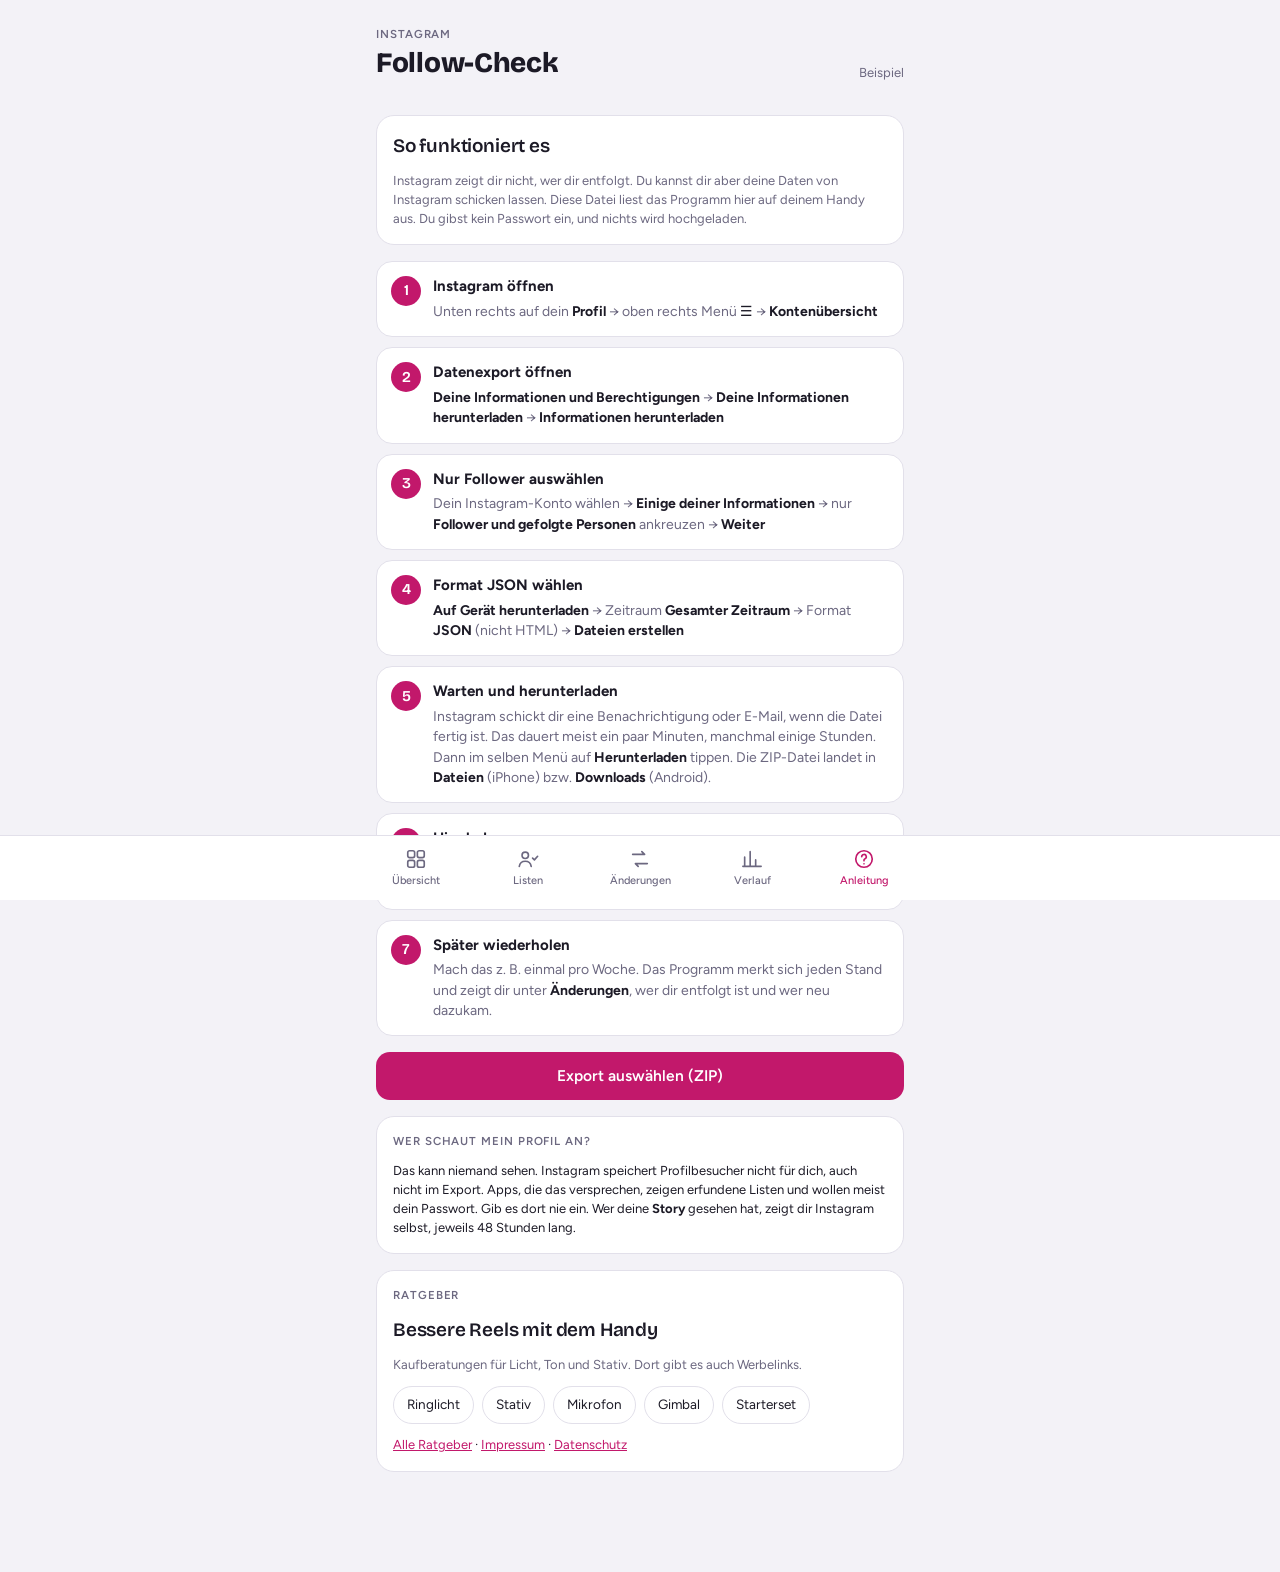
<file: index.html>
<!doctype html>
<html lang="de">
<meta charset="utf-8">
<meta name="viewport" content="width=device-width, initial-scale=1, viewport-fit=cover">
<title>Follow-Check</title>
<meta name="description" content="Follow-Check: Sieh, wer dir auf Instagram entfolgt ist und wer nicht zurückfolgt. Kein Login, kein Passwort, alles lokal im Browser.">
<meta name="claude:viewport-fit-sides" content="cover">
<link rel="preconnect" href="https://fonts.googleapis.com">
<link rel="preconnect" href="https://fonts.gstatic.com" crossorigin>
<link rel="stylesheet" href="https://fonts.googleapis.com/css2?family=Bricolage+Grotesque:opsz,wght@12..96,600;12..96,800&family=Figtree:wght@400;500;600&family=JetBrains+Mono:wght@500&display=swap">
<style>
/* Layout: Handy-App, eine Spalte, Tab-Leiste unten im Daumenbereich */
:root {
  --bg: #f3f2f7;
  --surface: #ffffff;
  --line: #e2e0ea;
  --fg: #1c1a26;
  --muted: #6c6880;
  --accent: #c2186b;
  --accent-soft: #fbe3ef;
  --warn: #b4540a;
  --warn-soft: #fdecd9;
  --good: #1c7c55;
  --good-soft: #dcf2e7;
  --bad: #b3263a;
  --bad-soft: #fbe1e4;
  --display: "Bricolage Grotesque", "Avenir Next", system-ui, sans-serif;
  --body: "Figtree", system-ui, -apple-system, "Segoe UI", sans-serif;
  --mono: "JetBrains Mono", ui-monospace, "SF Mono", Menlo, monospace;
  --bar-h: 64px;
}
@media (prefers-color-scheme: dark) {
  :root:not([data-theme="light"]) {
    --bg: #121019; --surface: #1c1926; --line: #2e2a3c; --fg: #efedf5; --muted: #9c97b0;
    --accent: #f0629f; --accent-soft: #3a1a2b; --warn: #f2a25a; --warn-soft: #3a2614;
    --good: #5fd39f; --good-soft: #15302a; --bad: #f2788a; --bad-soft: #3a1820;
    color-scheme: dark;
  }
}
:root[data-theme="dark"] {
  --bg: #121019; --surface: #1c1926; --line: #2e2a3c; --fg: #efedf5; --muted: #9c97b0;
  --accent: #f0629f; --accent-soft: #3a1a2b; --warn: #f2a25a; --warn-soft: #3a2614;
  --good: #5fd39f; --good-soft: #15302a; --bad: #f2788a; --bad-soft: #3a1820;
  color-scheme: dark;
}
* { box-sizing: border-box; }
body {
  background: var(--bg); color: var(--fg); font-family: var(--body); font-size: 15px; line-height: 1.45;
  -webkit-tap-highlight-color: transparent;
}
.wrap {
  max-width: 560px; margin: 0 auto;
  padding-left: max(16px, env(safe-area-inset-left, 0px));
  padding-right: max(16px, env(safe-area-inset-right, 0px));
  padding-block: 18px calc(var(--bar-h) + 28px + env(safe-area-inset-bottom, 0px));
  display: flex; flex-direction: column; gap: 16px;
}
h1, h2 { font-family: var(--display); margin: 0; text-wrap: balance; letter-spacing: -0.01em; }
h1 { font-size: 28px; font-weight: 800; }
h2 { font-size: 19px; font-weight: 600; }
p { margin: 0; }
.muted { color: var(--muted); }
.small { font-size: 13px; }
.eyebrow { font-size: 11.5px; text-transform: uppercase; letter-spacing: 0.08em; color: var(--muted); font-weight: 600; }
a { color: var(--accent); }
button, select, input { font: inherit; color: inherit; }
button:focus-visible, select:focus-visible, input:focus-visible, a:focus-visible, label:focus-within {
  outline: 2px solid var(--accent); outline-offset: 2px;
}

header.top { display: flex; align-items: flex-end; justify-content: space-between; gap: 12px; }
header.top .meta { text-align: right; }

.banner {
  border-radius: 14px; padding: 12px 14px; font-size: 14px;
  background: var(--warn-soft); color: var(--fg); display: flex; flex-direction: column; gap: 4px;
}
.banner strong { color: var(--warn); }
.banner.ok { background: var(--good-soft); }
.banner.ok strong { color: var(--good); }
.banner.err { background: var(--bad-soft); }
.banner.err strong { color: var(--bad); }

.btn {
  display: inline-flex; align-items: center; justify-content: center; gap: 8px;
  min-height: 48px; padding: 0 18px; border-radius: 14px; border: 0; cursor: pointer;
  background: var(--accent); color: #fff; font-weight: 600; font-size: 15.5px; width: 100%;
}
.btn.ghost { background: var(--surface); color: var(--fg); border: 1px solid var(--line); }
.btn.sm { min-height: 38px; font-size: 14px; width: auto; padding: 0 14px; border-radius: 11px; }
.file { position: relative; }
.file input { position: absolute; inset: 0; opacity: 0; width: 100%; cursor: pointer; }

.panel { background: var(--surface); border: 1px solid var(--line); border-radius: 18px; padding: 16px; display: flex; flex-direction: column; gap: 12px; }

.tiles { display: grid; grid-template-columns: 1fr 1fr; gap: 10px; }
.tile {
  background: var(--surface); border: 1px solid var(--line); border-radius: 16px; padding: 14px;
  display: flex; flex-direction: column; gap: 2px; text-align: left; cursor: pointer; min-height: 92px;
}
.tile .n { font-family: var(--display); font-weight: 800; font-size: 30px; line-height: 1.1; font-variant-numeric: tabular-nums; }
.tile .l { font-size: 13px; color: var(--muted); }
.tile.warn .n { color: var(--warn); }
.tile.accent .n { color: var(--accent); }
.tile.wide { grid-column: span 2; flex-direction: row; align-items: center; justify-content: space-between; min-height: 0; }

.ratio { height: 10px; border-radius: 99px; overflow: hidden; display: flex; background: var(--line); }
.ratio span { display: block; height: 100%; }
.legend { display: flex; flex-wrap: wrap; gap: 6px 14px; font-size: 12.5px; color: var(--muted); }
.legend i { display: inline-block; width: 9px; height: 9px; border-radius: 3px; margin-right: 5px; vertical-align: 0; }

.chips { display: flex; gap: 8px; overflow-x: auto; padding-bottom: 4px; margin: 0 -16px; padding-left: 16px; padding-right: 16px; scrollbar-width: none; }
.chips::-webkit-scrollbar { display: none; }
.chip {
  flex: none; border: 1px solid var(--line); background: var(--surface); border-radius: 99px;
  padding: 8px 13px; font-size: 13.5px; cursor: pointer; white-space: nowrap; display: inline-flex; gap: 6px; align-items: center;
}
.chip b { font-family: var(--mono); font-weight: 500; font-size: 12px; color: var(--muted); }
.chip[aria-pressed="true"] { background: var(--fg); color: var(--bg); border-color: var(--fg); }
.chip[aria-pressed="true"] b { color: var(--bg); opacity: .75; }

.tools { display: flex; gap: 8px; }
.tools input { flex: 1; min-width: 0; }
.field {
  min-height: 44px; border-radius: 12px; border: 1px solid var(--line); background: var(--surface); padding: 0 12px; font-size: 16px;
}

.list { list-style: none; margin: 0; padding: 0; background: var(--surface); border: 1px solid var(--line); border-radius: 18px; overflow: hidden; }
.list li { display: flex; align-items: center; gap: 12px; padding: 10px 14px; border-top: 1px solid var(--line); min-height: 58px; }
.list li:first-child { border-top: 0; }
.av {
  flex: none; width: 38px; height: 38px; border-radius: 50%; display: grid; place-items: center;
  font-family: var(--display); font-weight: 600; font-size: 15px; color: #fff;
}
.who { flex: 1; min-width: 0; display: flex; flex-direction: column; }
.who .u { font-family: var(--mono); font-size: 14px; overflow: hidden; text-overflow: ellipsis; white-space: nowrap; }
.who .d { font-size: 12.5px; color: var(--muted); }
.open { flex: none; font-size: 13.5px; font-weight: 600; text-decoration: none; padding: 8px 12px; border-radius: 10px; background: var(--accent-soft); }
.empty { padding: 26px 16px; text-align: center; color: var(--muted); }

.steps { list-style: none; margin: 0; padding: 0; display: flex; flex-direction: column; gap: 10px; counter-reset: s; }
.steps li { counter-increment: s; display: grid; grid-template-columns: 30px 1fr; gap: 12px; background: var(--surface); border: 1px solid var(--line); border-radius: 16px; padding: 14px; }
.steps li::before {
  content: counter(s); width: 30px; height: 30px; border-radius: 50%; background: var(--accent); color: #fff;
  display: grid; place-items: center; font-family: var(--display); font-weight: 600;
}
.steps .path { font-size: 14px; margin-top: 4px; color: var(--muted); }
.steps b { color: var(--fg); }

.chart { width: 100%; height: auto; display: block; }
.chart text { fill: var(--muted); font-family: var(--body); font-size: 11px; }
.chart .grid { stroke: var(--line); }
.chart .bar { fill: var(--accent); }
.chart .bar2 { fill: var(--muted); opacity: .45; }
.chart .val { fill: var(--fg); font-weight: 600; }

nav.bar {
  position: fixed; left: 0; right: 0; bottom: 0; z-index: 20;
  background: var(--surface); border-top: 1px solid var(--line);
  padding-bottom: env(safe-area-inset-bottom, 0px);
  padding-left: env(safe-area-inset-left, 0px); padding-right: env(safe-area-inset-right, 0px);
}
nav.bar .in { max-width: 560px; margin: 0 auto; display: grid; grid-template-columns: repeat(5, 1fr); height: var(--bar-h); }
nav.bar button {
  border: 0; background: none; cursor: pointer; display: flex; flex-direction: column; align-items: center; justify-content: center; gap: 3px;
  font-size: 11px; color: var(--muted); font-weight: 500;
}
nav.bar svg { width: 22px; height: 22px; stroke: currentColor; fill: none; stroke-width: 1.8; stroke-linecap: round; stroke-linejoin: round; }
nav.bar button[aria-current="page"] { color: var(--accent); }
.toast {
  position: fixed; left: 50%; transform: translateX(-50%); bottom: calc(var(--bar-h) + 16px + env(safe-area-inset-bottom, 0px));
  background: var(--fg); color: var(--bg); padding: 10px 16px; border-radius: 12px; font-size: 14px; z-index: 30; max-width: calc(100% - 32px);
}
@media (prefers-reduced-motion: no-preference) {
  .view { animation: in .18s ease-out; }
  @keyframes in { from { transform: translateY(4px); } to { transform: none; } }
}
</style>

<div class="wrap" id="app">
  <header class="top">
    <div>
      <div class="eyebrow">Instagram</div>
      <h1>Follow-Check</h1>
    </div>
    <div class="meta small muted" id="stand"></div>
  </header>
  <div id="notice"></div>
  <main id="view"></main>
</div>

<nav class="bar" aria-label="Bereiche">
  <div class="in">
    <button data-tab="home"><svg viewBox="0 0 24 24"><rect x="3" y="3" width="7.5" height="7.5" rx="2"/><rect x="13.5" y="3" width="7.5" height="7.5" rx="2"/><rect x="3" y="13.5" width="7.5" height="7.5" rx="2"/><rect x="13.5" y="13.5" width="7.5" height="7.5" rx="2"/></svg>Übersicht</button>
    <button data-tab="lists"><svg viewBox="0 0 24 24"><circle cx="9" cy="8" r="3.5"/><path d="M2.5 20c.6-3.6 3.2-5.5 6.5-5.5s5.9 1.9 6.5 5.5"/><path d="M17 11l2 2 3.5-4"/></svg>Listen</button>
    <button data-tab="changes"><svg viewBox="0 0 24 24"><path d="M4 7h13l-3-3M20 17H7l3 3"/></svg>Änderungen</button>
    <button data-tab="history"><svg viewBox="0 0 24 24"><path d="M4 20V10M10 20V4M16 20v-7M22 20H2"/></svg>Verlauf</button>
    <button data-tab="guide"><svg viewBox="0 0 24 24"><circle cx="12" cy="12" r="9"/><path d="M9.5 9.5a2.5 2.5 0 1 1 3.3 2.4c-.5.2-.8.7-.8 1.2V14M12 17.2v.1"/></svg>Anleitung</button>
  </div>
</nav>

<script>
"use strict";
const $ = (s, el = document) => el.querySelector(s);
const esc = s => String(s).replace(/[&<>"']/g, c => ({ "&": "&amp;", "<": "&lt;", ">": "&gt;", '"': "&quot;", "'": "&#39;" }[c]));
const store = {
  get(k) { try { return JSON.parse(localStorage.getItem(k)); } catch { return null; } },
  set(k, v) { try { localStorage.setItem(k, JSON.stringify(v)); return true; } catch { return false; } },
  del(k) { try { localStorage.removeItem(k); } catch {} }
};

/* ---------- ZIP lesen (ohne Bibliothek, nur die nötigen Dateien) ---------- */
async function readZip(file, wanted) {
  const size = file.size;
  const tailLen = Math.min(size, 65557);
  const tail = new DataView(await file.slice(size - tailLen).arrayBuffer());
  let eocd = -1;
  for (let i = tailLen - 22; i >= 0; i--) if (tail.getUint32(i, true) === 0x06054b50) { eocd = i; break; }
  if (eocd < 0) throw new Error("Das ist keine gültige ZIP-Datei.");
  let count = tail.getUint16(eocd + 10, true);
  let cdSize = tail.getUint32(eocd + 12, true);
  let cdOff = tail.getUint32(eocd + 16, true);
  if (cdOff === 0xffffffff || count === 0xffff) {
    const loc = eocd - 20;
    if (loc >= 0 && tail.getUint32(loc, true) === 0x07064b50) {
      const z64off = Number(tail.getBigUint64(loc + 8, true));
      const z = new DataView(await file.slice(z64off, z64off + 56).arrayBuffer());
      count = Number(z.getBigUint64(32, true));
      cdSize = Number(z.getBigUint64(40, true));
      cdOff = Number(z.getBigUint64(48, true));
    }
  }
  const cd = new DataView(await file.slice(cdOff, cdOff + cdSize).arrayBuffer());
  const dec = new TextDecoder();
  const out = [];
  let p = 0;
  for (let n = 0; n < count && p + 46 <= cd.byteLength; n++) {
    if (cd.getUint32(p, true) !== 0x02014b50) break;
    const method = cd.getUint16(p + 10, true);
    let comp = cd.getUint32(p + 20, true);
    let uncomp = cd.getUint32(p + 24, true);
    const nl = cd.getUint16(p + 28, true), xl = cd.getUint16(p + 30, true), cl = cd.getUint16(p + 32, true);
    let lo = cd.getUint32(p + 42, true);
    const name = dec.decode(new Uint8Array(cd.buffer, p + 46, nl));
    let x = p + 46 + nl;
    const xEnd = x + xl;
    while (x + 4 <= xEnd) {
      const id = cd.getUint16(x, true), len = cd.getUint16(x + 2, true);
      if (id === 1) {
        let q = x + 4;
        if (uncomp === 0xffffffff) { uncomp = Number(cd.getBigUint64(q, true)); q += 8; }
        if (comp === 0xffffffff) { comp = Number(cd.getBigUint64(q, true)); q += 8; }
        if (lo === 0xffffffff) { lo = Number(cd.getBigUint64(q, true)); }
      }
      x += 4 + len;
    }
    p = xEnd + cl;
    if (!wanted(name)) continue;
    const lh = new DataView(await file.slice(lo, lo + 30).arrayBuffer());
    const start = lo + 30 + lh.getUint16(26, true) + lh.getUint16(28, true);
    const blob = file.slice(start, start + comp);
    let text;
    if (method === 0) text = await blob.text();
    else if (method === 8) text = await new Response(blob.stream().pipeThrough(new DecompressionStream("deflate-raw"))).text();
    else continue;
    out.push({ name, text });
  }
  return out;
}

/* ---------- Instagram-JSON auswerten ---------- */
const KINDS = [
  ["followers", /(^|\/)followers(_\d+)?\.json$/],
  ["following", /(^|\/)following\.json$/],
  ["closeFriends", /close_friends\.json$/],
  ["pending", /pending_follow_requests\.json$/],
  ["recentRequests", /recent_follow_requests\.json$/],
  ["received", /follow_requests_you'?ve_received\.json$/],
  ["unfollowedByMe", /recently_unfollowed_(profiles|accounts)\.json$/],
  ["blocked", /blocked_(profiles|accounts)\.json$/],
  ["restricted", /restricted_(profiles|accounts)\.json$/]
];
const kindOf = name => (KINDS.find(([, re]) => re.test(name.toLowerCase())) || [])[0];

function entries(json) {
  let arr = Array.isArray(json) ? json : null;
  if (!arr && json && typeof json === "object") arr = Object.values(json).find(Array.isArray);
  if (!arr) return [];
  const res = [];
  for (const it of arr) {
    const s = (it.string_list_data || [])[0] || {};
    let u = s.value || it.title || "";
    if (!u && s.href) u = s.href.replace(/\/+$/, "").split("/").pop();
    u = String(u).trim().replace(/^@/, "");
    if (u) res.push({ u, t: s.timestamp || it.timestamp || 0 });
  }
  return res;
}

function buildData(files) {
  const d = { followers: [], following: [], closeFriends: [], pending: [], recentRequests: [], received: [], unfollowedByMe: [], blocked: [], restricted: [] };
  let found = 0, htmlOnly = false;
  for (const f of files) {
    if (/\.html$/i.test(f.name) && /followers|following/.test(f.name)) htmlOnly = true;
    const k = kindOf(f.name);
    if (!k) continue;
    try { d[k].push(...entries(JSON.parse(f.text))); found++; } catch {}
  }
  for (const k in d) {
    const m = new Map();
    for (const e of d[k]) if (!m.has(e.u.toLowerCase())) m.set(e.u.toLowerCase(), e);
    d[k] = [...m.values()];
  }
  return { d, found, htmlOnly };
}

function analyse(d) {
  const fol = new Set(d.followers.map(e => e.u.toLowerCase()));
  const ing = new Set(d.following.map(e => e.u.toLowerCase()));
  return {
    notBack: d.following.filter(e => !fol.has(e.u.toLowerCase())),
    fans: d.followers.filter(e => !ing.has(e.u.toLowerCase())),
    mutual: d.following.filter(e => fol.has(e.u.toLowerCase()))
  };
}

function diff(prev, cur) {
  const minus = (a, b) => { const s = new Set(b.map(x => x.toLowerCase())); return a.filter(x => !s.has(x.toLowerCase())); };
  return {
    lost: minus(prev.followers, cur.followers),
    gained: minus(cur.followers, prev.followers),
    iUnfollowed: minus(prev.following, cur.following),
    iFollowed: minus(cur.following, prev.following)
  };
}

/* ---------- Beispieldaten ---------- */
function sample() {
  const names = ["lena.mtr", "jonas_b", "mia.sky", "paul.fotos", "sophie_k", "ben.trains", "emma.liest", "noah.kocht", "hanna_ldn", "luca.rides", "clara.blum", "finn_8", "marie.art", "elias.jpg", "lea.wandert", "tim.code", "nina_vibes", "max.surf", "anna.kaffee", "leo.beats", "zoe.design", "felix_fit", "ida.reist", "theo.cam", "mila.mode", "jan.gaming", "lina.food", "oskar_m", "frida.pics", "karl.liftet", "berlin.eats", "streetwear.daily", "natur.momente", "techhub.de", "memes.lokal", "fussball.news"];
  const now = Date.now() / 1000, day = 86400;
  const ts = i => Math.round(now - ((i * 37) % 700) * day - i * 3 * day);
  const followers = names.slice(0, 26).map((u, i) => ({ u, t: ts(i) }));
  const following = names.filter((_, i) => i % 5 !== 2).map((u, i) => ({ u, t: ts(i + 4) }));
  return {
    d: {
      followers, following,
      closeFriends: ["lena.mtr", "mia.sky", "jonas_b"].map(u => ({ u, t: ts(2) })),
      pending: [{ u: "privat.konto", t: ts(5) }, { u: "anna.kaffee", t: ts(9) }],
      recentRequests: [], received: [{ u: "neu.hier_23", t: ts(1) }],
      unfollowedByMe: [{ u: "werbung.shop", t: ts(3) }],
      blocked: [{ u: "spam.bot99", t: ts(20) }], restricted: []
    },
    prev: {
      date: Date.now() - 9 * day * 1000,
      followers: [...names.slice(0, 22), "alex.wav", "kim.mood"],
      following: names.filter((_, i) => i % 5 !== 2).slice(0, 26).concat("werbung.shop")
    }
  };
}

/* ---------- Zustand ---------- */
const state = {
  data: null, isSample: true, loadedAt: null, compare: null,
  tab: "guide", listKey: "notBack", q: "", sort: "new", limit: 200
};

function loadSaved() {
  const cur = store.get("fc.current");
  if (cur && cur.d) {
    state.data = cur.d; state.isSample = false; state.loadedAt = cur.at;
    const snaps = store.get("fc.snaps") || [];
    state.compare = snaps.length > 1 ? snaps[snaps.length - 2] : null;
    state.tab = "home";
  } else {
    const s = sample();
    state.data = s.d; state.isSample = true; state.compare = s.prev; state.loadedAt = null;
    state.tab = "guide";
  }
}

function saveSnapshot(d) {
  const snap = { date: Date.now(), followers: d.followers.map(e => e.u), following: d.following.map(e => e.u) };
  const snaps = store.get("fc.snaps") || [];
  const prev = snaps[snaps.length - 1] || null;
  snaps.push(snap);
  while (snaps.length > 12) snaps.shift();
  store.set("fc.snaps", snaps);
  store.set("fc.current", { at: snap.date, d });
  return prev;
}

/* ---------- Dateien laden ---------- */
async function readInput(fileList) {
  const files = [];
  for (const f of fileList) {
    if (/\.zip$/i.test(f.name) || f.type.includes("zip")) {
      files.push(...await readZip(f, n => /\.(json|html)$/i.test(n) && /followers_and_following|connections|followers|following/i.test(n)));
    } else if (/\.json$/i.test(f.name)) {
      files.push({ name: f.name, text: await f.text() });
    }
  }
  return buildData(files);
}

async function onImport(fileList, asOld) {
  if (!fileList || !fileList.length) return;
  notice("Lese Export …", "ok");
  try {
    const { d, found, htmlOnly } = await readInput(fileList);
    if (!d.followers.length && !d.following.length) {
      if (htmlOnly) return notice("<strong>Falsches Format.</strong> Der Export ist im HTML-Format. Bitte neu anfordern und bei „Format“ <b>JSON</b> wählen (siehe Anleitung, Schritt 4).", "err");
      return notice("<strong>Keine Follower-Daten gefunden.</strong> Prüfe, ob du bei der Anforderung „Follower und gefolgte Personen“ angekreuzt hast (Anleitung, Schritt 3).", "err");
    }
    if (asOld) {
      state.compare = { date: null, followers: d.followers.map(e => e.u), following: d.following.map(e => e.u), file: fileList[0].name };
      notice(`<strong>Älterer Export geladen.</strong> Vergleich mit „${esc(fileList[0].name)}“.`, "ok");
      state.tab = "changes";
    } else {
      const prev = saveSnapshot(d);
      state.data = d; state.isSample = false; state.loadedAt = Date.now();
      state.compare = prev;
      notice(`<strong>Fertig.</strong> ${d.followers.length} Follower und ${d.following.length} gefolgte Konten aus ${found} Datei${found === 1 ? "" : "en"} gelesen.` + (prev ? " Mit deinem letzten Stand verglichen." : " Dieser Stand ist gespeichert. Beim nächsten Export siehst du, wer dir entfolgt ist."), "ok");
      state.tab = "home";
    }
    render();
  } catch (e) {
    notice(`<strong>Das hat nicht geklappt.</strong> ${esc(e.message || e)} Lade die ZIP-Datei direkt von Instagram, ohne sie umzubenennen oder zu entpacken.`, "err");
  }
}

/* ---------- Anzeige ---------- */
let noticeTimer;
function notice(html, kind) {
  clearTimeout(noticeTimer);
  $("#notice").innerHTML = html ? `<div class="banner ${kind || ""}">${html}</div>` : "";
  if (kind === "ok" && html && !html.startsWith("Lese")) noticeTimer = setTimeout(() => { $("#notice").innerHTML = ""; }, 9000);
}
function toast(msg) {
  const t = document.createElement("div"); t.className = "toast"; t.textContent = msg; document.body.append(t);
  setTimeout(() => t.remove(), 2200);
}
const fmtDate = t => t ? new Date(t * 1000).toLocaleDateString("de-DE", { day: "2-digit", month: "2-digit", year: "numeric" }) : "";
const fmtStamp = ms => new Date(ms).toLocaleDateString("de-DE", { day: "2-digit", month: "2-digit", year: "numeric" });
const hue = s => { let h = 0; for (const c of s) h = (h * 31 + c.charCodeAt(0)) % 360; return h; };

function importButton(label, id, ghost, asOld) {
  return `<label class="btn file ${ghost ? "ghost" : ""}" for="${id}">${label}<input type="file" id="${id}" accept=".zip,.json,application/zip,application/json" multiple data-old="${asOld ? 1 : ""}"></label>`;
}

function sampleBanner() {
  return state.isSample ? `<div class="banner"><strong>Beispieldaten</strong><span>Das sind erfundene Konten, damit du siehst, wie es aussieht. Lade deinen Export, um deine echten Zahlen zu sehen.</span></div>` : "";
}

const LISTS = {
  notBack: ["Folgen dir nicht zurück", "Du folgst ihnen, sie dir nicht.", a => a.notBack, "seit"],
  fans: ["Fans", "Sie folgen dir, du ihnen nicht.", a => a.fans, "folgt dir seit"],
  mutual: ["Gegenseitig", "Ihr folgt euch beide.", a => a.mutual, "seit"],
  followers: ["Alle Follower", "", (a, d) => d.followers, "folgt dir seit"],
  following: ["Du folgst", "", (a, d) => d.following, "seit"],
  closeFriends: ["Enge Freunde", "", (a, d) => d.closeFriends, "seit"],
  pending: ["Deine offenen Anfragen", "Du hast angefragt, sie haben noch nicht angenommen.", (a, d) => d.pending, "angefragt am"],
  received: ["Anfragen an dich", "", (a, d) => d.received, "am"],
  unfollowedByMe: ["Von dir entfolgt", "Laut Instagram kürzlich von dir entfolgt.", (a, d) => d.unfollowedByMe, "am"],
  blocked: ["Blockiert", "", (a, d) => d.blocked, "seit"],
  restricted: ["Eingeschränkt", "", (a, d) => d.restricted, "seit"]
};

function viewHome() {
  const d = state.data, a = analyse(d);
  const F = d.followers.length, G = d.following.length;
  const tot = a.mutual.length + a.notBack.length + a.fans.length || 1;
  const pct = n => (n / tot * 100).toFixed(1) + "%";
  return `
    ${sampleBanner()}
    <div class="tiles">
      <button class="tile" data-go="followers"><span class="n">${F}</span><span class="l">Follower</span></button>
      <button class="tile" data-go="following"><span class="n">${G}</span><span class="l">Du folgst</span></button>
      <button class="tile warn" data-go="notBack"><span class="n">${a.notBack.length}</span><span class="l">folgen dir nicht zurück</span></button>
      <button class="tile accent" data-go="fans"><span class="n">${a.fans.length}</span><span class="l">Fans (du folgst nicht zurück)</span></button>
      <button class="tile wide" data-go="mutual"><span><span class="l">Gegenseitig</span></span><span class="n">${a.mutual.length}</span></button>
    </div>
    <section class="panel">
      <div class="eyebrow">Verhältnis</div>
      <div class="ratio" role="img" aria-label="Anteile gegenseitig, nicht zurück, Fans">
        <span style="width:${pct(a.mutual.length)};background:var(--good)"></span>
        <span style="width:${pct(a.notBack.length)};background:var(--warn)"></span>
        <span style="width:${pct(a.fans.length)};background:var(--accent)"></span>
      </div>
      <div class="legend">
        <span><i style="background:var(--good)"></i>Gegenseitig ${pct(a.mutual.length)}</span>
        <span><i style="background:var(--warn)"></i>Nicht zurück ${pct(a.notBack.length)}</span>
        <span><i style="background:var(--accent)"></i>Fans ${pct(a.fans.length)}</span>
      </div>
      <p class="small muted">Follower pro gefolgtem Konto: <b style="color:var(--fg)">${G ? (F / G).toFixed(2).replace(".", ",") : "–"}</b></p>
    </section>
    ${changesSummary()}
    <section class="panel">
      <h2>${state.isSample ? "Deinen Export laden" : "Neuen Export laden"}</h2>
      <p class="small muted">Die Datei wird nur hier auf deinem Handy gelesen. Nichts wird hochgeladen.</p>
      ${importButton("Export auswählen (ZIP)", "imp-home")}
    </section>`;
}

function changesSummary() {
  if (!state.compare) return "";
  const c = diff(state.compare, { followers: state.data.followers.map(e => e.u), following: state.data.following.map(e => e.u) });
  return `<button class="panel" data-tab-go="changes" style="text-align:left;cursor:pointer">
    <div class="eyebrow">Seit ${state.compare.date ? fmtStamp(state.compare.date) : "dem älteren Export"}</div>
    <div class="tiles" style="grid-template-columns:1fr 1fr">
      <div><div class="tile-n" style="font-family:var(--display);font-weight:800;font-size:26px;color:var(--bad)">−${c.lost.length}</div><div class="small muted">haben dir entfolgt</div></div>
      <div><div style="font-family:var(--display);font-weight:800;font-size:26px;color:var(--good)">+${c.gained.length}</div><div class="small muted">neue Follower</div></div>
    </div>
  </button>`;
}

function listItems(items, label) {
  if (!items.length) return `<div class="empty">Niemand in dieser Liste.</div>`;
  const shown = items.slice(0, state.limit);
  return `<ul class="list">${shown.map(e => {
    const u = typeof e === "string" ? e : e.u, t = typeof e === "string" ? 0 : e.t;
    return `<li><span class="av" style="background:hsl(${hue(u)} 45% 48%)">${esc(u[0].toUpperCase())}</span>
      <span class="who"><span class="u">@${esc(u)}</span>${t ? `<span class="d">${label} ${fmtDate(t)}</span>` : ""}</span>
      <a class="open" href="https://www.instagram.com/${encodeURIComponent(u)}/" target="_blank" rel="noopener">Profil</a></li>`;
  }).join("")}</ul>
  ${items.length > shown.length ? `<button class="btn ghost" data-more>${items.length - shown.length} weitere anzeigen</button>` : ""}`;
}

function sorted(items) {
  const q = state.q.trim().toLowerCase();
  let r = q ? items.filter(e => e.u.toLowerCase().includes(q)) : items.slice();
  if (state.sort === "new") r.sort((x, y) => y.t - x.t);
  else if (state.sort === "old") r.sort((x, y) => x.t - y.t);
  else r.sort((x, y) => x.u.localeCompare(y.u));
  return r;
}

function viewLists() {
  const d = state.data, a = analyse(d);
  const keys = Object.keys(LISTS).filter(k => ["notBack", "fans", "mutual", "followers", "following"].includes(k) || LISTS[k][2](a, d).length);
  if (!keys.includes(state.listKey)) state.listKey = "notBack";
  const [title, sub, get, label] = LISTS[state.listKey];
  const items = sorted(get(a, d));
  return `
    ${sampleBanner()}
    <div class="chips" role="group" aria-label="Liste wählen">${keys.map(k =>
      `<button class="chip" data-list="${k}" aria-pressed="${k === state.listKey}">${LISTS[k][0]} <b>${LISTS[k][2](a, d).length}</b></button>`).join("")}</div>
    <div><h2>${title}</h2>${sub ? `<p class="small muted">${sub}</p>` : ""}</div>
    <div class="tools">
      <input class="field" id="q" type="search" placeholder="Name suchen" value="${esc(state.q)}" autocomplete="off" autocapitalize="off">
      <select class="field" id="sort" aria-label="Sortierung">
        <option value="new" ${state.sort === "new" ? "selected" : ""}>Neueste</option>
        <option value="old" ${state.sort === "old" ? "selected" : ""}>Älteste</option>
        <option value="az" ${state.sort === "az" ? "selected" : ""}>A–Z</option>
      </select>
    </div>
    <div style="display:flex;justify-content:space-between;align-items:center;gap:8px">
      <span class="small muted">${items.length} Konten</span>
      <button class="btn ghost sm" data-copy>Namen kopieren</button>
    </div>
    <div id="listbox">${listItems(items, label)}</div>`;
}

function viewChanges() {
  const cur = { followers: state.data.followers.map(e => e.u), following: state.data.following.map(e => e.u) };
  const snaps = store.get("fc.snaps") || [];
  let body;
  if (!state.compare) {
    body = `<div class="panel">
      <h2>Noch kein Vergleich möglich</h2>
      <p class="muted small">Dein aktueller Stand ist gespeichert. Lade in ein paar Tagen einen neuen Export, dann siehst du hier, wer dir entfolgt ist und wer neu dazukam.</p>
      <p class="muted small">Hast du schon einen älteren Export auf dem Handy? Dann kannst du ihn direkt vergleichen.</p>
      ${importButton("Älteren Export vergleichen", "imp-old", true, true)}
    </div>`;
  } else {
    const c = diff(state.compare, cur);
    const sec = (t, arr, color) => `<section style="display:flex;flex-direction:column;gap:8px">
      <h2 style="display:flex;justify-content:space-between"><span>${t}</span><span style="color:${color};font-variant-numeric:tabular-nums">${arr.length}</span></h2>
      ${listItems(arr.map(u => ({ u, t: 0 })), "")}</section>`;
    body = `<p class="small muted">Vergleich: ${state.compare.date ? "Stand vom " + fmtStamp(state.compare.date) : "älterer Export"} → ${state.isSample ? "heute" : "Stand vom " + fmtStamp(state.loadedAt || Date.now())}</p>
      ${sec("Haben dir entfolgt", c.lost, "var(--bad)")}
      ${sec("Neue Follower", c.gained, "var(--good)")}
      ${sec("Du hast entfolgt", c.iUnfollowed, "var(--muted)")}
      ${sec("Du folgst neu", c.iFollowed, "var(--muted)")}
      ${importButton("Mit anderem älteren Export vergleichen", "imp-old", true, true)}`;
  }
  const hist = snaps.length ? `<section class="panel"><div class="eyebrow">Gespeicherte Stände auf diesem Handy</div>
    ${snaps.slice().reverse().map(s => `<div style="display:flex;justify-content:space-between" class="small"><span>${fmtStamp(s.date)}</span><span class="muted" style="font-variant-numeric:tabular-nums">${s.followers.length} Follower · ${s.following.length} gefolgt</span></div>`).join("")}
    <button class="btn ghost sm" data-reset>Alle gespeicherten Stände löschen</button></section>` : "";
  return `${sampleBanner()}${body}${hist}`;
}

function viewHistory() {
  const d = state.data;
  const months = [];
  const now = new Date();
  for (let i = 11; i >= 0; i--) { const m = new Date(now.getFullYear(), now.getMonth() - i, 1); months.push({ key: m.getFullYear() * 12 + m.getMonth(), label: m.toLocaleDateString("de-DE", { month: "short" }).replace(".", ""), f: 0, g: 0 }); }
  const idx = new Map(months.map((m, i) => [m.key, i]));
  const bucket = (arr, k) => { for (const e of arr) if (e.t) { const dt = new Date(e.t * 1000); const i = idx.get(dt.getFullYear() * 12 + dt.getMonth()); if (i !== undefined) months[i][k]++; } };
  bucket(d.followers, "f"); bucket(d.following, "g");
  const max = Math.max(1, ...months.map(m => Math.max(m.f, m.g)));
  const W = 340, H = 190, L = 26, B = 22, T = 14, cw = (W - L) / 12, ch = H - B - T;
  const y = v => T + ch - v / max * ch;
  const ticks = [0, Math.round(max / 2), max].filter((v, i, s) => s.indexOf(v) === i);
  const svg = `<svg class="chart" viewBox="0 0 ${W} ${H}" role="img" aria-label="Neue Follower und neu gefolgte Konten pro Monat">
    ${ticks.map(v => `<line class="grid" x1="${L}" x2="${W}" y1="${y(v)}" y2="${y(v)}"/><text x="${L - 6}" y="${y(v) + 4}" text-anchor="end">${v}</text>`).join("")}
    ${months.map((m, i) => {
      const x = L + i * cw, bw = (cw - 6) / 2;
      return `<rect class="bar" x="${x + 3}" y="${y(m.f)}" width="${bw}" height="${T + ch - y(m.f)}" rx="2"/>
        <rect class="bar2" x="${x + 3 + bw}" y="${y(m.g)}" width="${bw}" height="${T + ch - y(m.g)}" rx="2"/>
        <text x="${x + cw / 2}" y="${H - 6}" text-anchor="middle">${m.label}</text>`;
    }).join("")}
  </svg>`;
  const recent = d.followers.slice().sort((a, b) => b.t - a.t).slice(0, 10);
  const oldest = d.followers.filter(e => e.t).sort((a, b) => a.t - b.t).slice(0, 5);
  return `${sampleBanner()}
    <section class="panel">
      <h2>Pro Monat</h2>
      ${svg}
      <div class="legend"><span><i style="background:var(--accent)"></i>Neue Follower</span><span><i style="background:var(--muted);opacity:.45"></i>Du folgst neu</span></div>
      <p class="small muted">Zählt nur Konten, die dir heute noch folgen bzw. denen du heute noch folgst. Wer zwischendurch wieder entfolgt hat, fehlt im Export.</p>
    </section>
    <section style="display:flex;flex-direction:column;gap:8px"><h2>Neueste Follower</h2>${listItems(recent, "folgt dir seit")}</section>
    <section style="display:flex;flex-direction:column;gap:8px"><h2>Treueste Follower</h2><p class="small muted">Folgen dir am längsten.</p>${listItems(oldest, "folgt dir seit")}</section>`;
}

function viewGuide() {
  return `
    <section class="panel">
      <h2>So funktioniert es</h2>
      <p class="small muted">Instagram zeigt dir nicht, wer dir entfolgt. Du kannst dir aber deine Daten von Instagram schicken lassen. Diese Datei liest das Programm hier auf deinem Handy aus. Du gibst kein Passwort ein, und nichts wird hochgeladen.</p>
    </section>
    <ol class="steps">
      <li><div><b>Instagram öffnen</b><div class="path">Unten rechts auf dein <b>Profil</b> → oben rechts Menü <b>☰</b> → <b>Kontenübersicht</b></div></div></li>
      <li><div><b>Datenexport öffnen</b><div class="path"><b>Deine Informationen und Berechtigungen</b> → <b>Deine Informationen herunterladen</b> → <b>Informationen herunterladen</b></div></div></li>
      <li><div><b>Nur Follower auswählen</b><div class="path">Dein Instagram-Konto wählen → <b>Einige deiner Informationen</b> → nur <b>Follower und gefolgte Personen</b> ankreuzen → <b>Weiter</b></div></div></li>
      <li><div><b>Format JSON wählen</b><div class="path"><b>Auf Gerät herunterladen</b> → Zeitraum <b>Gesamter Zeitraum</b> → Format <b>JSON</b> (nicht HTML) → <b>Dateien erstellen</b></div></div></li>
      <li><div><b>Warten und herunterladen</b><div class="path">Instagram schickt dir eine Benachrichtigung oder E-Mail, wenn die Datei fertig ist. Das dauert meist ein paar Minuten, manchmal einige Stunden. Dann im selben Menü auf <b>Herunterladen</b> tippen. Die ZIP-Datei landet in <b>Dateien</b> (iPhone) bzw. <b>Downloads</b> (Android).</div></div></li>
      <li><div><b>Hier laden</b><div class="path">Unten auf <b>Export auswählen</b> tippen und die ZIP-Datei wählen. Nicht entpacken, nicht umbenennen.</div></div></li>
      <li><div><b>Später wiederholen</b><div class="path">Mach das z. B. einmal pro Woche. Das Programm merkt sich jeden Stand und zeigt dir unter <b>Änderungen</b>, wer dir entfolgt ist und wer neu dazukam.</div></div></li>
    </ol>
    ${importButton("Export auswählen (ZIP)", "imp-guide")}
    <section class="panel">
      <div class="eyebrow">Wer schaut mein Profil an?</div>
      <p class="small">Das kann niemand sehen. Instagram speichert Profilbesucher nicht für dich, auch nicht im Export. Apps, die das versprechen, zeigen erfundene Listen und wollen meist dein Passwort. Gib es dort nie ein. Wer deine <b>Story</b> gesehen hat, zeigt dir Instagram selbst, jeweils 48 Stunden lang.</p>
    </section>
    ${ratgeberBox()}`;
}

function ratgeberBox() {
  const g = [["ringlicht-handy", "Ringlicht"], ["handy-stativ", "Stativ"], ["ansteckmikrofon-handy", "Mikrofon"], ["gimbal-handy", "Gimbal"], ["creator-starter-set", "Starterset"]];
  return `
    <section class="panel">
      <div class="eyebrow">Ratgeber</div>
      <h2>Bessere Reels mit dem Handy</h2>
      <p class="small muted">Kaufberatungen für Licht, Ton und Stativ. Dort gibt es auch Werbelinks.</p>
      <div style="display:flex;flex-wrap:wrap;gap:8px">${g.map(([s, n]) => `<a class="chip" style="text-decoration:none;color:inherit" href="ratgeber/${s}.html">${n}</a>`).join("")}</div>
      <p class="small"><a href="ratgeber/index.html">Alle Ratgeber</a> · <a href="impressum.html">Impressum</a> · <a href="datenschutz.html">Datenschutz</a></p>
    </section>`;
}

const VIEWS = { home: viewHome, lists: viewLists, changes: viewChanges, history: viewHistory, guide: viewGuide };

function render() {
  $("#view").innerHTML = `<div class="view" style="display:flex;flex-direction:column;gap:16px">${VIEWS[state.tab]()}</div>`;
  document.querySelectorAll("nav.bar button").forEach(b => {
    if (b.dataset.tab === state.tab) b.setAttribute("aria-current", "page"); else b.removeAttribute("aria-current");
  });
  $("#stand").innerHTML = state.isSample ? "Beispiel" : `Stand<br>${fmtStamp(state.loadedAt)}`;
}
function renderList() {
  const a = analyse(state.data), [, , get, label] = LISTS[state.listKey];
  $("#listbox").innerHTML = listItems(sorted(get(a, state.data)), label);
}

document.addEventListener("click", async e => {
  const t = e.target.closest("button, [data-go]");
  if (!t) return;
  if (t.dataset.tab) { state.tab = t.dataset.tab; state.limit = 200; render(); window.scrollTo(0, 0); }
  else if (t.dataset.go) { state.tab = "lists"; state.listKey = t.dataset.go; state.q = ""; state.limit = 200; render(); window.scrollTo(0, 0); }
  else if (t.dataset.tabGo) { state.tab = t.dataset.tabGo; render(); window.scrollTo(0, 0); }
  else if (t.dataset.list) { state.listKey = t.dataset.list; state.limit = 200; render(); }
  else if ("more" in t.dataset) { state.limit += 500; state.tab === "lists" ? renderList() : render(); }
  else if ("copy" in t.dataset) {
    const a = analyse(state.data), text = sorted(LISTS[state.listKey][2](a, state.data)).map(e => e.u).join("\n");
    try { await navigator.clipboard.writeText(text); toast("Namen kopiert"); }
    catch { toast("Kopieren ging nicht"); }
  } else if ("reset" in t.dataset) {
    if (t.dataset.confirm) { store.del("fc.snaps"); store.del("fc.current"); loadSaved(); state.tab = "guide"; render(); toast("Gelöscht"); }
    else { t.dataset.confirm = "1"; t.textContent = "Wirklich löschen? Nochmal tippen"; t.style.color = "var(--bad)"; }
  }
});
document.addEventListener("change", e => {
  if (e.target.type === "file") { onImport(e.target.files, !!e.target.dataset.old); }
  else if (e.target.id === "sort") { state.sort = e.target.value; renderList(); }
});
document.addEventListener("input", e => {
  if (e.target.id === "q") { state.q = e.target.value; state.limit = 200; renderList(); }
});

loadSaved();
render();
</script>
</file>
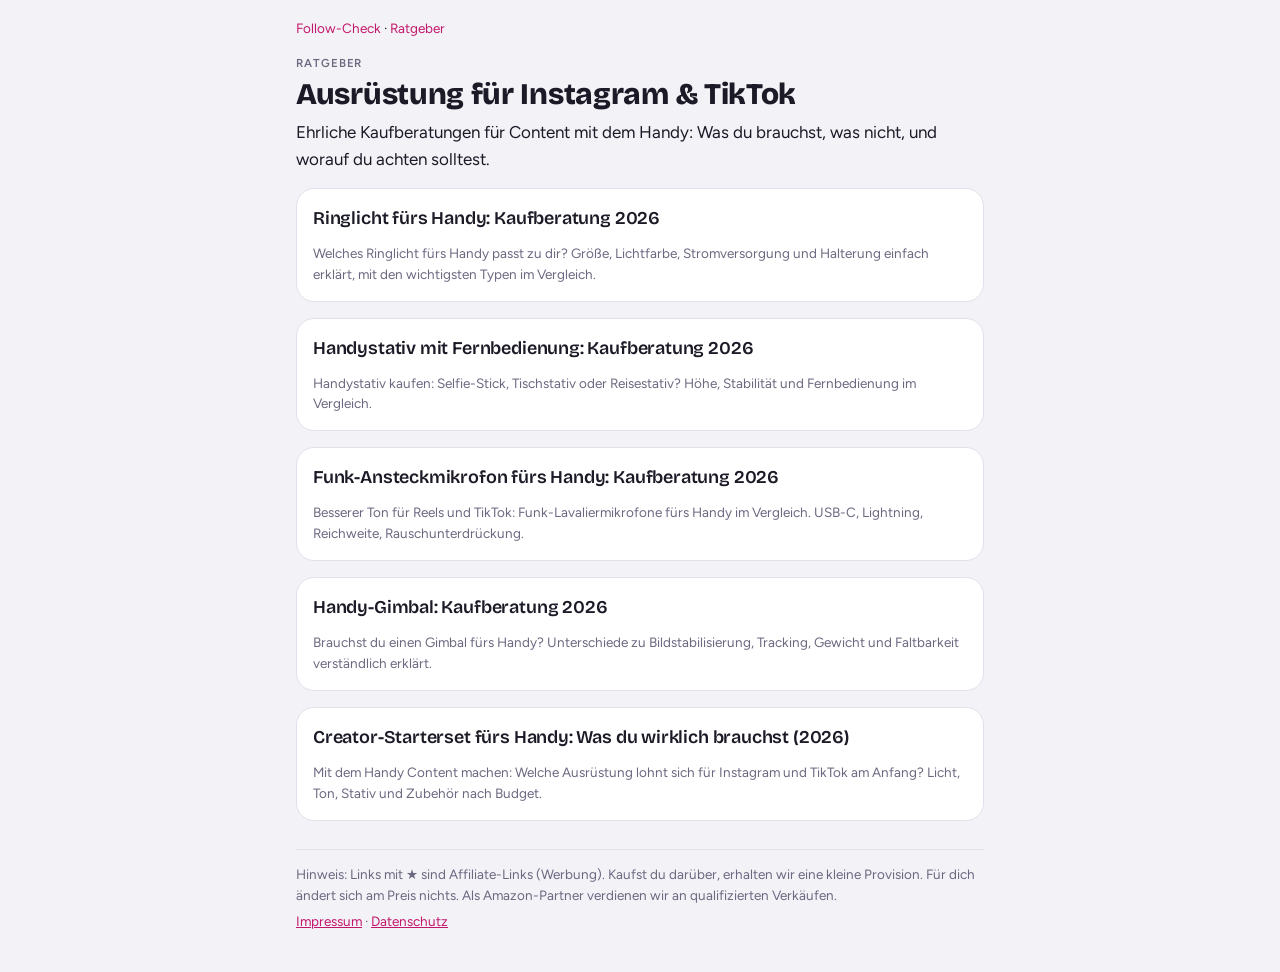
<file: ratgeber/index.html>
<!doctype html>
<html lang="de">
<head>
<meta charset="utf-8">
<meta name="viewport" content="width=device-width, initial-scale=1, viewport-fit=cover">
<title>Ratgeber: Handy-Ausrüstung für Creator</title>
<meta name="description" content="Kaufberatungen für Ringlicht, Stativ, Mikrofon und Gimbal fürs Handy.">
<link rel="canonical" href="https://natan44328.github.io/Hello/ratgeber/index.html">
<meta property="og:title" content="Ratgeber: Handy-Ausrüstung für Creator">
<meta property="og:description" content="Kaufberatungen für Ringlicht, Stativ, Mikrofon und Gimbal fürs Handy.">
<meta property="og:type" content="article">
<meta property="og:url" content="https://natan44328.github.io/Hello/ratgeber/index.html">
<link rel="preconnect" href="https://fonts.googleapis.com">
<link rel="preconnect" href="https://fonts.gstatic.com" crossorigin>
<link rel="stylesheet" href="https://fonts.googleapis.com/css2?family=Bricolage+Grotesque:opsz,wght@12..96,600;12..96,800&family=Figtree:wght@400;500;600&display=swap">
<link rel="stylesheet" href="../assets/site.css">
</head>
<body>
<div class="wrap">
<nav class="crumbs small"><a href="../index.html">Follow-Check</a> · <a href="../ratgeber/index.html">Ratgeber</a></nav>
<header><div class="eyebrow">Ratgeber</div><h1>Ausrüstung für Instagram &amp; TikTok</h1>
<p class="lead">Ehrliche Kaufberatungen für Content mit dem Handy: Was du brauchst, was nicht, und worauf du achten solltest.</p></header>
<a class="panel card" href="ringlicht-handy.html"><h3>Ringlicht fürs Handy: Kaufberatung 2026</h3><p class="small muted">Welches Ringlicht fürs Handy passt zu dir? Größe, Lichtfarbe, Stromversorgung und Halterung einfach erklärt, mit den wichtigsten Typen im Vergleich.</p></a><a class="panel card" href="handy-stativ.html"><h3>Handystativ mit Fernbedienung: Kaufberatung 2026</h3><p class="small muted">Handystativ kaufen: Selfie-Stick, Tischstativ oder Reisestativ? Höhe, Stabilität und Fernbedienung im Vergleich.</p></a><a class="panel card" href="ansteckmikrofon-handy.html"><h3>Funk-Ansteckmikrofon fürs Handy: Kaufberatung 2026</h3><p class="small muted">Besserer Ton für Reels und TikTok: Funk-Lavaliermikrofone fürs Handy im Vergleich. USB-C, Lightning, Reichweite, Rauschunterdrückung.</p></a><a class="panel card" href="gimbal-handy.html"><h3>Handy-Gimbal: Kaufberatung 2026</h3><p class="small muted">Brauchst du einen Gimbal fürs Handy? Unterschiede zu Bildstabilisierung, Tracking, Gewicht und Faltbarkeit verständlich erklärt.</p></a><a class="panel card" href="creator-starter-set.html"><h3>Creator-Starterset fürs Handy: Was du wirklich brauchst (2026)</h3><p class="small muted">Mit dem Handy Content machen: Welche Ausrüstung lohnt sich für Instagram und TikTok am Anfang? Licht, Ton, Stativ und Zubehör nach Budget.</p></a>
<footer class="foot small muted">
  <p>Hinweis: Links mit ★ sind Affiliate-Links (Werbung). Kaufst du darüber, erhalten wir eine kleine Provision. Für dich ändert sich am Preis nichts. Als Amazon-Partner verdienen wir an qualifizierten Verkäufen.</p>
  <p><a href="../impressum.html">Impressum</a> · <a href="../datenschutz.html">Datenschutz</a></p>
</footer>
</div>
</body>
</html>
</file>
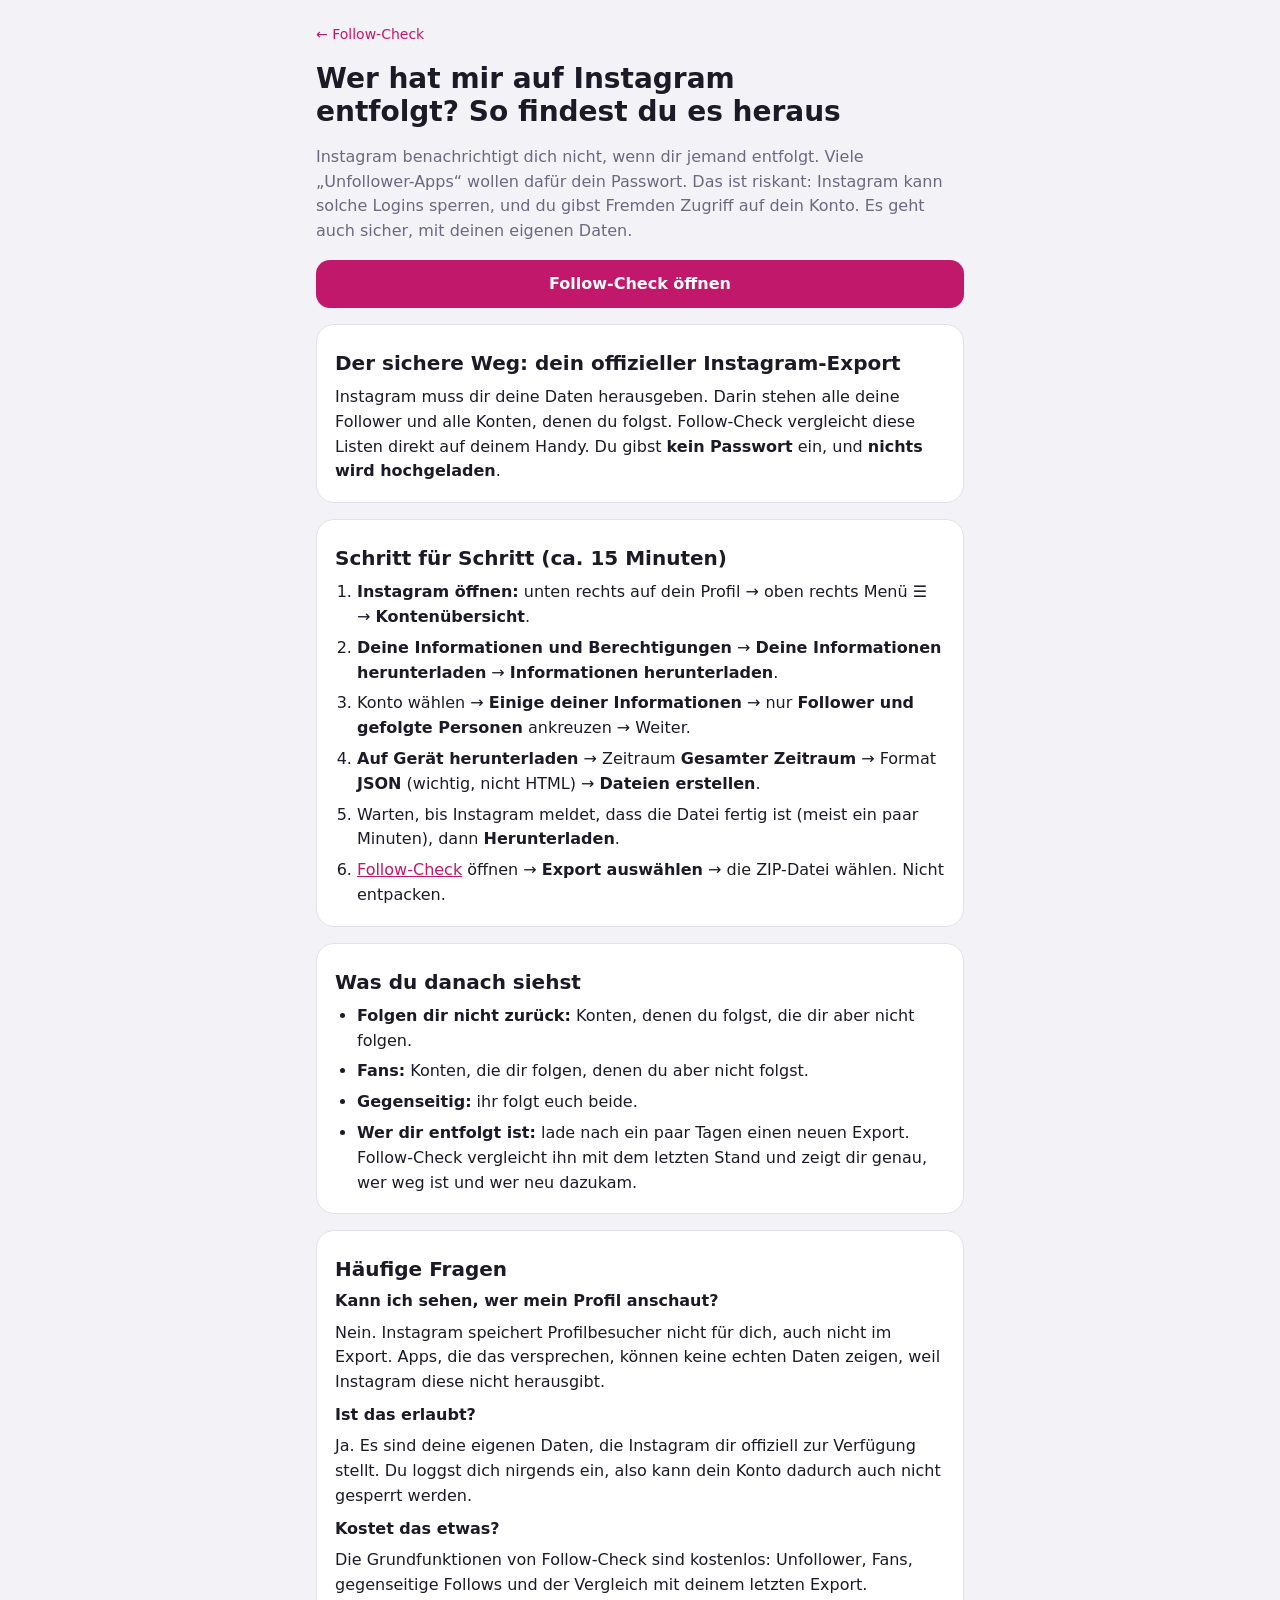
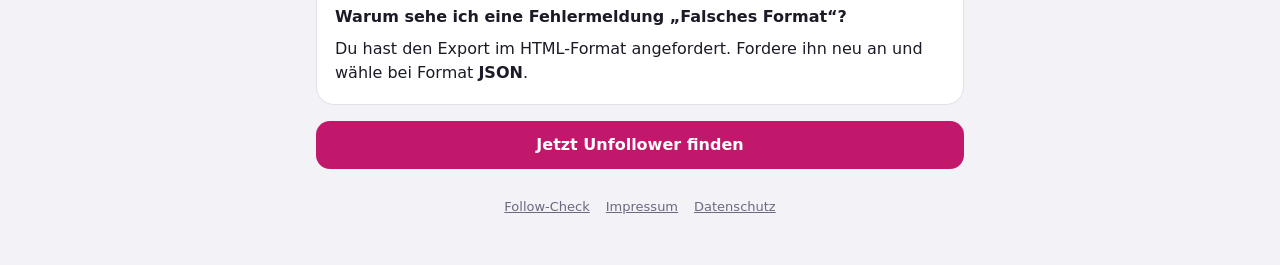
<file: anleitung-instagram-export.html>
<!doctype html>
<html lang="de">
<head>
<meta charset="utf-8">
<meta name="viewport" content="width=device-width, initial-scale=1">
<title>Wer hat mir auf Instagram entfolgt? So findest du es heraus (ohne App, ohne Passwort)</title>
<meta name="description" content="Schritt-für-Schritt-Anleitung: Instagram-Datenexport herunterladen und sehen, wer dir entfolgt ist oder dir nicht zurückfolgt. Kostenlos, ohne Passwort, ohne riskante Unfollower-Apps.">
<meta property="og:title" content="Wer hat mir auf Instagram entfolgt? Anleitung ohne Passwort">
<meta property="og:description" content="So siehst du deine Unfollower mit dem offiziellen Instagram-Export.">
<meta property="og:type" content="article">
<meta property="og:locale" content="de_DE">
<link rel="stylesheet" href="site.css">
<script type="application/ld+json">
{
  "@context": "https://schema.org",
  "@type": "HowTo",
  "name": "Herausfinden, wer dir auf Instagram entfolgt ist",
  "inLanguage": "de",
  "totalTime": "PT15M",
  "step": [
    { "@type": "HowToStep", "name": "Kontenübersicht öffnen", "text": "Instagram öffnen, Profil, Menü ☰, Kontenübersicht." },
    { "@type": "HowToStep", "name": "Datenexport anfordern", "text": "Deine Informationen und Berechtigungen, Deine Informationen herunterladen, Informationen herunterladen." },
    { "@type": "HowToStep", "name": "Follower auswählen", "text": "Einige deiner Informationen, nur Follower und gefolgte Personen ankreuzen." },
    { "@type": "HowToStep", "name": "JSON wählen", "text": "Auf Gerät herunterladen, Gesamter Zeitraum, Format JSON, Dateien erstellen." },
    { "@type": "HowToStep", "name": "Herunterladen", "text": "Warten, bis Instagram die Datei fertig meldet, dann herunterladen." },
    { "@type": "HowToStep", "name": "In Follow-Check öffnen", "text": "Follow-Check öffnen und die ZIP-Datei auswählen." }
  ]
}
</script>
</head>
<body>
<div class="wrap">
  <a class="back" href="./">← Follow-Check</a>
  <h1>Wer hat mir auf Instagram entfolgt? So findest du es heraus</h1>
  <p class="muted">Instagram benachrichtigt dich nicht, wenn dir jemand entfolgt. Viele „Unfollower-Apps“ wollen dafür dein Passwort. Das ist riskant: Instagram kann solche Logins sperren, und du gibst Fremden Zugriff auf dein Konto. Es geht auch sicher, mit deinen eigenen Daten.</p>

  <a class="btn" href="./">Follow-Check öffnen</a>

  <section class="panel">
    <h2>Der sichere Weg: dein offizieller Instagram-Export</h2>
    <p>Instagram muss dir deine Daten herausgeben. Darin stehen alle deine Follower und alle Konten, denen du folgst. Follow-Check vergleicht diese Listen direkt auf deinem Handy. Du gibst <b>kein Passwort</b> ein, und <b>nichts wird hochgeladen</b>.</p>
  </section>

  <section class="panel">
    <h2>Schritt für Schritt (ca. 15 Minuten)</h2>
    <ol>
      <li><b>Instagram öffnen:</b> unten rechts auf dein Profil → oben rechts Menü ☰ → <b>Kontenübersicht</b>.</li>
      <li><b>Deine Informationen und Berechtigungen</b> → <b>Deine Informationen herunterladen</b> → <b>Informationen herunterladen</b>.</li>
      <li>Konto wählen → <b>Einige deiner Informationen</b> → nur <b>Follower und gefolgte Personen</b> ankreuzen → Weiter.</li>
      <li><b>Auf Gerät herunterladen</b> → Zeitraum <b>Gesamter Zeitraum</b> → Format <b>JSON</b> (wichtig, nicht HTML) → <b>Dateien erstellen</b>.</li>
      <li>Warten, bis Instagram meldet, dass die Datei fertig ist (meist ein paar Minuten), dann <b>Herunterladen</b>.</li>
      <li><a href="./">Follow-Check</a> öffnen → <b>Export auswählen</b> → die ZIP-Datei wählen. Nicht entpacken.</li>
    </ol>
  </section>

  <section class="panel">
    <h2>Was du danach siehst</h2>
    <ul>
      <li><b>Folgen dir nicht zurück:</b> Konten, denen du folgst, die dir aber nicht folgen.</li>
      <li><b>Fans:</b> Konten, die dir folgen, denen du aber nicht folgst.</li>
      <li><b>Gegenseitig:</b> ihr folgt euch beide.</li>
      <li><b>Wer dir entfolgt ist:</b> lade nach ein paar Tagen einen neuen Export. Follow-Check vergleicht ihn mit dem letzten Stand und zeigt dir genau, wer weg ist und wer neu dazukam.</li>
    </ul>
  </section>

  <section class="panel">
    <h2>Häufige Fragen</h2>
    <h3>Kann ich sehen, wer mein Profil anschaut?</h3>
    <p>Nein. Instagram speichert Profilbesucher nicht für dich, auch nicht im Export. Apps, die das versprechen, können keine echten Daten zeigen, weil Instagram diese nicht herausgibt.</p>
    <h3>Ist das erlaubt?</h3>
    <p>Ja. Es sind deine eigenen Daten, die Instagram dir offiziell zur Verfügung stellt. Du loggst dich nirgends ein, also kann dein Konto dadurch auch nicht gesperrt werden.</p>
    <h3>Kostet das etwas?</h3>
    <p>Die Grundfunktionen von Follow-Check sind kostenlos: Unfollower, Fans, gegenseitige Follows und der Vergleich mit deinem letzten Export.</p>
    <h3>Warum sehe ich eine Fehlermeldung „Falsches Format“?</h3>
    <p>Du hast den Export im HTML-Format angefordert. Fordere ihn neu an und wähle bei Format <b>JSON</b>.</p>
  </section>

  <a class="btn" href="./">Jetzt Unfollower finden</a>

  <footer><a href="./">Follow-Check</a><a href="impressum.html">Impressum</a><a href="datenschutz.html">Datenschutz</a></footer>
</div>
</body>
</html>
</file>
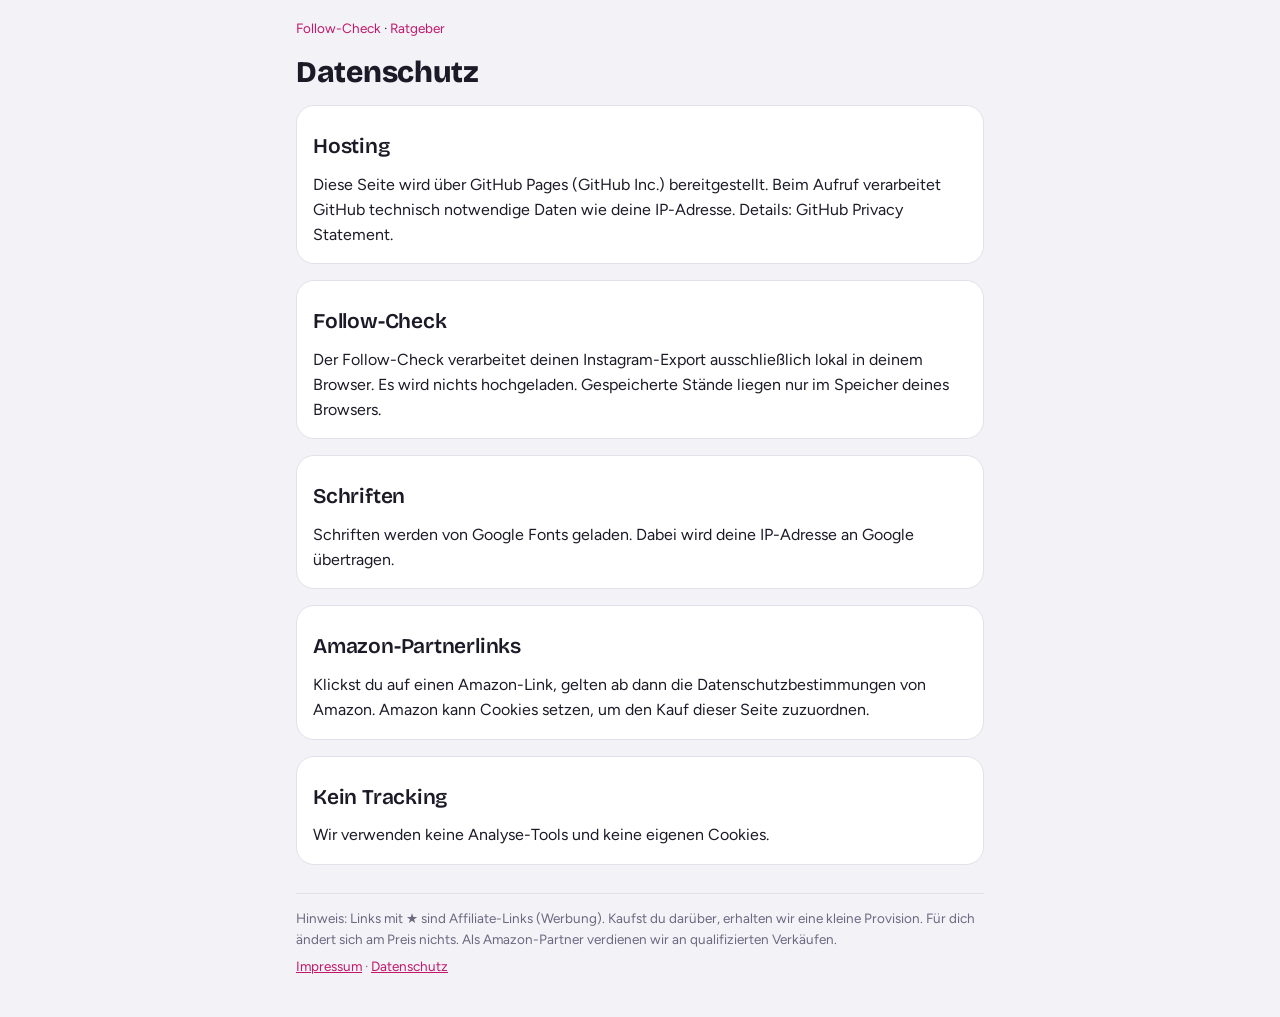
<file: datenschutz.html>
<!doctype html>
<html lang="de">
<head>
<meta charset="utf-8">
<meta name="viewport" content="width=device-width, initial-scale=1, viewport-fit=cover">
<title>Datenschutz</title>
<meta name="description" content="Datenschutzerklärung">
<link rel="canonical" href="https://natan44328.github.io/Hello/datenschutz.html">
<meta property="og:title" content="Datenschutz">
<meta property="og:description" content="Datenschutzerklärung">
<meta property="og:type" content="article">
<meta property="og:url" content="https://natan44328.github.io/Hello/datenschutz.html">
<link rel="preconnect" href="https://fonts.googleapis.com">
<link rel="preconnect" href="https://fonts.gstatic.com" crossorigin>
<link rel="stylesheet" href="https://fonts.googleapis.com/css2?family=Bricolage+Grotesque:opsz,wght@12..96,600;12..96,800&family=Figtree:wght@400;500;600&display=swap">
<link rel="stylesheet" href="assets/site.css">
</head>
<body>
<div class="wrap">
<nav class="crumbs small"><a href="index.html">Follow-Check</a> · <a href="ratgeber/index.html">Ratgeber</a></nav>
<h1>Datenschutz</h1>
<section class="panel"><h2>Hosting</h2><p>Diese Seite wird über GitHub Pages (GitHub Inc.) bereitgestellt. Beim Aufruf verarbeitet GitHub technisch notwendige Daten wie deine IP-Adresse. Details: GitHub Privacy Statement.</p></section>
<section class="panel"><h2>Follow-Check</h2><p>Der Follow-Check verarbeitet deinen Instagram-Export ausschließlich lokal in deinem Browser. Es wird nichts hochgeladen. Gespeicherte Stände liegen nur im Speicher deines Browsers.</p></section>
<section class="panel"><h2>Schriften</h2><p>Schriften werden von Google Fonts geladen. Dabei wird deine IP-Adresse an Google übertragen.</p></section>
<section class="panel"><h2>Amazon-Partnerlinks</h2><p>Klickst du auf einen Amazon-Link, gelten ab dann die Datenschutzbestimmungen von Amazon. Amazon kann Cookies setzen, um den Kauf dieser Seite zuzuordnen.</p></section>
<section class="panel"><h2>Kein Tracking</h2><p>Wir verwenden keine Analyse-Tools und keine eigenen Cookies.</p></section>
<footer class="foot small muted">
  <p>Hinweis: Links mit ★ sind Affiliate-Links (Werbung). Kaufst du darüber, erhalten wir eine kleine Provision. Für dich ändert sich am Preis nichts. Als Amazon-Partner verdienen wir an qualifizierten Verkäufen.</p>
  <p><a href="impressum.html">Impressum</a> · <a href="datenschutz.html">Datenschutz</a></p>
</footer>
</div>
</body>
</html>
</file>
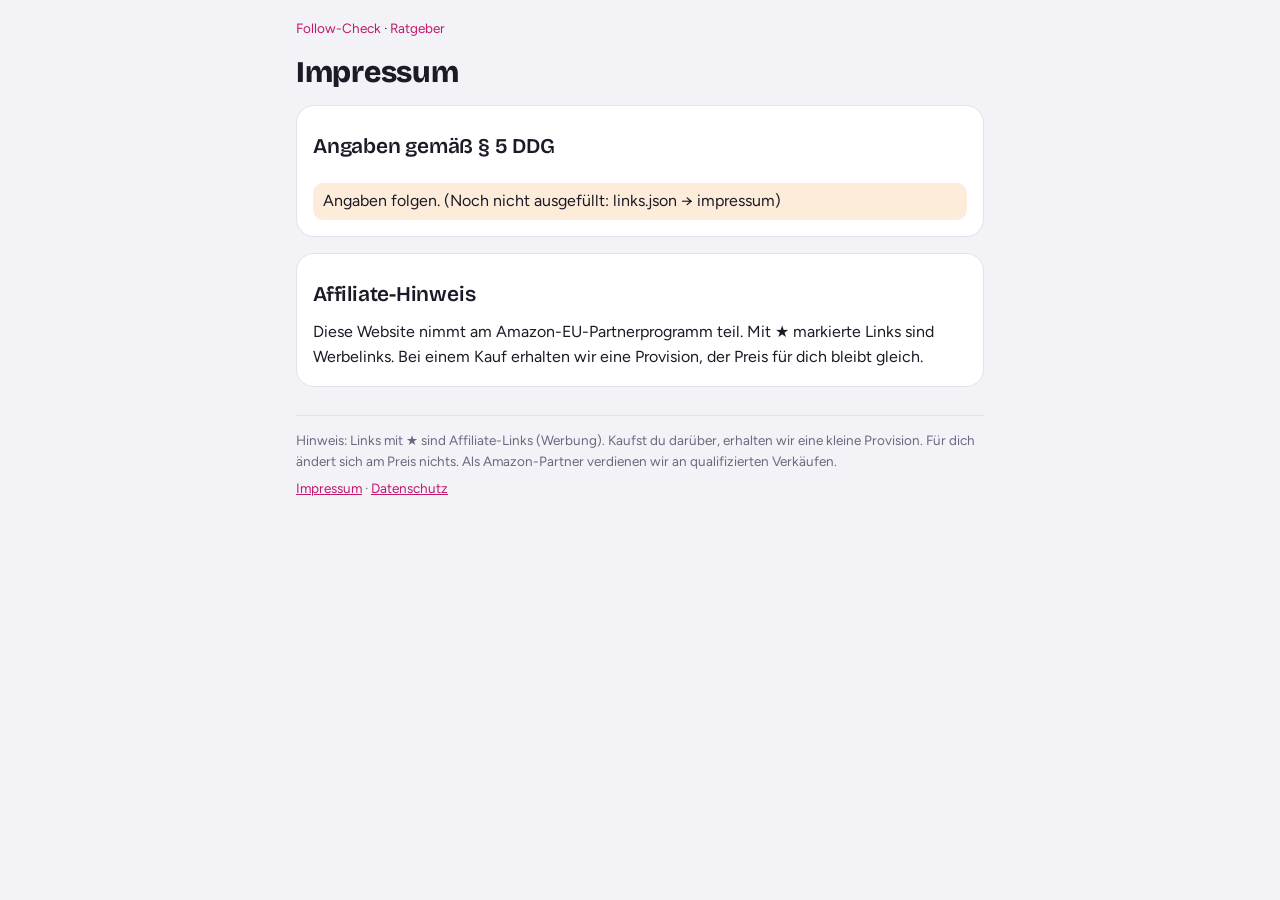
<file: impressum.html>
<!doctype html>
<html lang="de">
<head>
<meta charset="utf-8">
<meta name="viewport" content="width=device-width, initial-scale=1, viewport-fit=cover">
<title>Impressum</title>
<meta name="description" content="Impressum">
<link rel="canonical" href="https://natan44328.github.io/Hello/impressum.html">
<meta property="og:title" content="Impressum">
<meta property="og:description" content="Impressum">
<meta property="og:type" content="article">
<meta property="og:url" content="https://natan44328.github.io/Hello/impressum.html">
<link rel="preconnect" href="https://fonts.googleapis.com">
<link rel="preconnect" href="https://fonts.gstatic.com" crossorigin>
<link rel="stylesheet" href="https://fonts.googleapis.com/css2?family=Bricolage+Grotesque:opsz,wght@12..96,600;12..96,800&family=Figtree:wght@400;500;600&display=swap">
<link rel="stylesheet" href="assets/site.css">
</head>
<body>
<div class="wrap">
<nav class="crumbs small"><a href="index.html">Follow-Check</a> · <a href="ratgeber/index.html">Ratgeber</a></nav>
<h1>Impressum</h1>
<section class="panel"><h2>Angaben gemäß § 5 DDG</h2><p class='ad'>Angaben folgen. (Noch nicht ausgefüllt: links.json → impressum)</p></section>
<section class="panel"><h2>Affiliate-Hinweis</h2><p>Diese Website nimmt am Amazon-EU-Partnerprogramm teil. Mit ★ markierte Links sind Werbelinks. Bei einem Kauf erhalten wir eine Provision, der Preis für dich bleibt gleich.</p></section>
<footer class="foot small muted">
  <p>Hinweis: Links mit ★ sind Affiliate-Links (Werbung). Kaufst du darüber, erhalten wir eine kleine Provision. Für dich ändert sich am Preis nichts. Als Amazon-Partner verdienen wir an qualifizierten Verkäufen.</p>
  <p><a href="impressum.html">Impressum</a> · <a href="datenschutz.html">Datenschutz</a></p>
</footer>
</div>
</body>
</html>
</file>
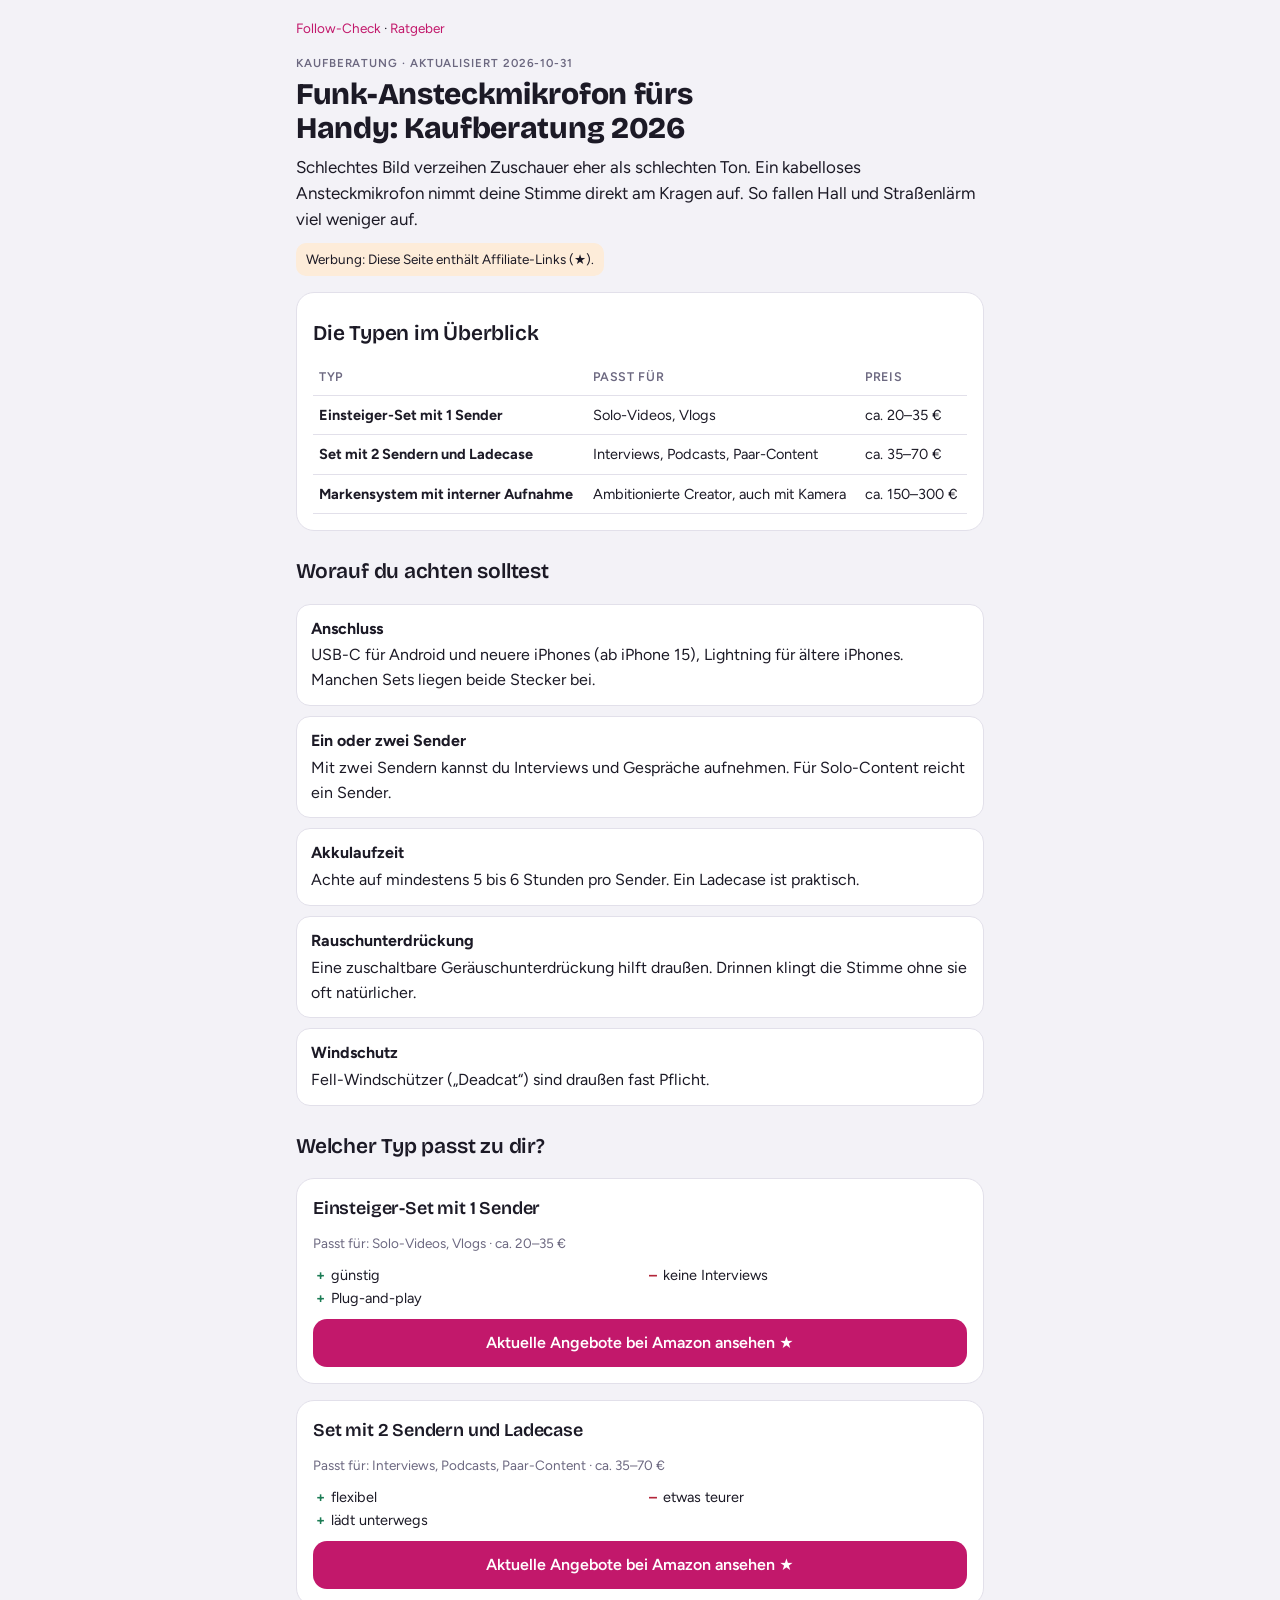
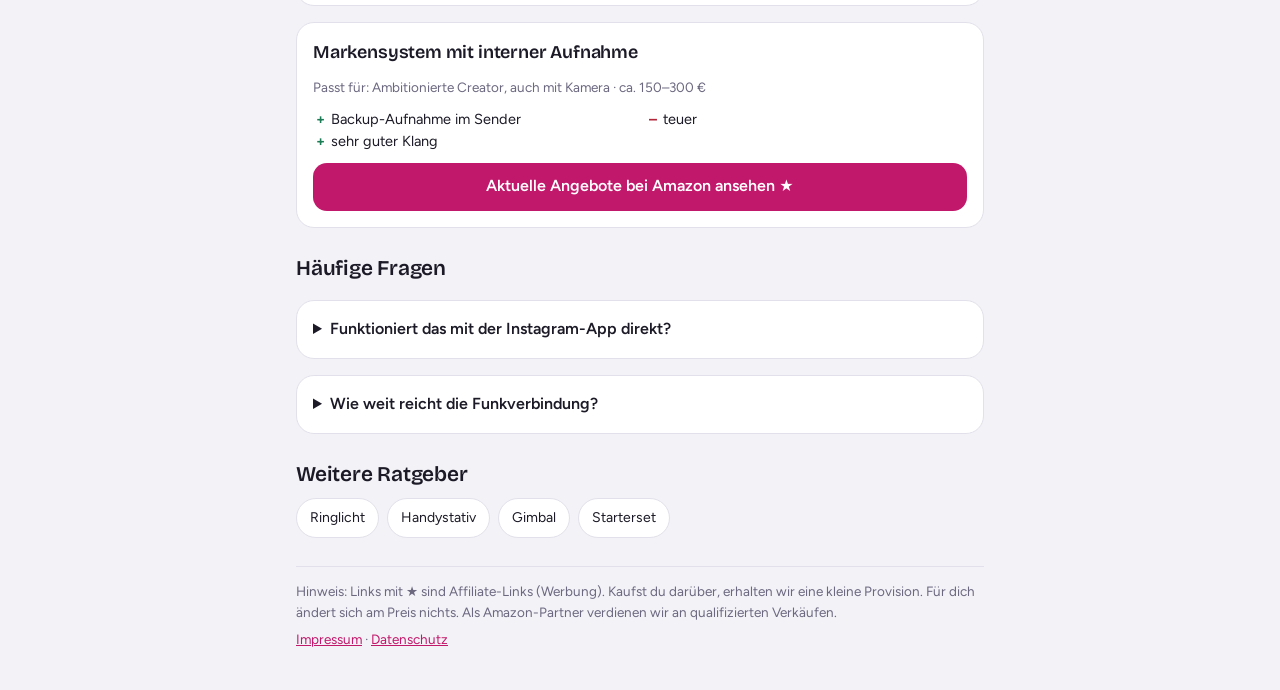
<file: ratgeber/ansteckmikrofon-handy.html>
<!doctype html>
<html lang="de">
<head>
<meta charset="utf-8">
<meta name="viewport" content="width=device-width, initial-scale=1, viewport-fit=cover">
<title>Funk-Ansteckmikrofon fürs Handy: Kaufberatung 2026</title>
<meta name="description" content="Besserer Ton für Reels und TikTok: Funk-Lavaliermikrofone fürs Handy im Vergleich. USB-C, Lightning, Reichweite, Rauschunterdrückung.">
<link rel="canonical" href="https://natan44328.github.io/Hello/ratgeber/ansteckmikrofon-handy.html">
<meta property="og:title" content="Funk-Ansteckmikrofon fürs Handy: Kaufberatung 2026">
<meta property="og:description" content="Besserer Ton für Reels und TikTok: Funk-Lavaliermikrofone fürs Handy im Vergleich. USB-C, Lightning, Reichweite, Rauschunterdrückung.">
<meta property="og:type" content="article">
<meta property="og:url" content="https://natan44328.github.io/Hello/ratgeber/ansteckmikrofon-handy.html">
<link rel="preconnect" href="https://fonts.googleapis.com">
<link rel="preconnect" href="https://fonts.gstatic.com" crossorigin>
<link rel="stylesheet" href="https://fonts.googleapis.com/css2?family=Bricolage+Grotesque:opsz,wght@12..96,600;12..96,800&family=Figtree:wght@400;500;600&display=swap">
<link rel="stylesheet" href="../assets/site.css">
<script type="application/ld+json">{"@context": "https://schema.org", "@type": "FAQPage", "mainEntity": [{"@type": "Question", "name": "Funktioniert das mit der Instagram-App direkt?", "acceptedAnswer": {"@type": "Answer", "text": "Ja. Das Handy erkennt den Empfänger als externes Mikrofon, auch in Instagram und TikTok."}}, {"@type": "Question", "name": "Wie weit reicht die Funkverbindung?", "acceptedAnswer": {"@type": "Answer", "text": "Ohne Hindernisse oft 50 m und mehr, durch Wände deutlich weniger. Für normale Videos reicht das locker."}}]}</script>
</head>
<body>
<div class="wrap">
<nav class="crumbs small"><a href="../index.html">Follow-Check</a> · <a href="../ratgeber/index.html">Ratgeber</a></nav>
<header>
  <div class="eyebrow">Kaufberatung · aktualisiert 2026-10-31</div>
  <h1>Funk-Ansteckmikrofon fürs Handy: Kaufberatung 2026</h1>
  <p class="lead">Schlechtes Bild verzeihen Zuschauer eher als schlechten Ton. Ein kabelloses Ansteckmikrofon nimmt deine Stimme direkt am Kragen auf. So fallen Hall und Straßenlärm viel weniger auf.</p>
  <p class="ad small">Werbung: Diese Seite enthält Affiliate-Links (★).</p>
</header>
<section class="panel"><h2>Die Typen im Überblick</h2>
<div class="tablewrap"><table><thead><tr><th>Typ</th><th>Passt für</th><th>Preis</th></tr></thead><tbody><tr><td><b>Einsteiger-Set mit 1 Sender</b></td><td>Solo-Videos, Vlogs</td><td class='nowrap'>ca. 20–35 €</td></tr><tr><td><b>Set mit 2 Sendern und Ladecase</b></td><td>Interviews, Podcasts, Paar-Content</td><td class='nowrap'>ca. 35–70 €</td></tr><tr><td><b>Markensystem mit interner Aufnahme</b></td><td>Ambitionierte Creator, auch mit Kamera</td><td class='nowrap'>ca. 150–300 €</td></tr></tbody></table></div></section>
<h2>Worauf du achten solltest</h2>
<ul class="crit"><li><b>Anschluss</b><span>USB-C für Android und neuere iPhones (ab iPhone 15), Lightning für ältere iPhones. Manchen Sets liegen beide Stecker bei.</span></li><li><b>Ein oder zwei Sender</b><span>Mit zwei Sendern kannst du Interviews und Gespräche aufnehmen. Für Solo-Content reicht ein Sender.</span></li><li><b>Akkulaufzeit</b><span>Achte auf mindestens 5 bis 6 Stunden pro Sender. Ein Ladecase ist praktisch.</span></li><li><b>Rauschunterdrückung</b><span>Eine zuschaltbare Geräuschunterdrückung hilft draußen. Drinnen klingt die Stimme ohne sie oft natürlicher.</span></li><li><b>Windschutz</b><span>Fell-Windschützer („Deadcat“) sind draußen fast Pflicht.</span></li></ul>
<h2>Welcher Typ passt zu dir?</h2>
<section class="panel">
  <h3>Einsteiger-Set mit 1 Sender</h3>
  <p class="small muted">Passt für: Solo-Videos, Vlogs · ca. 20–35 €</p>
  <div class="pc"><ul class="pro"><li>günstig</li><li>Plug-and-play</li></ul><ul class="con"><li>keine Interviews</li></ul></div>
  <a class="btn" href="https://www.amazon.de/s?k=funk+lavalier+mikrofon+handy+usb+c" rel="sponsored nofollow noopener" target="_blank">Aktuelle Angebote bei Amazon ansehen ★</a>
</section>
<section class="panel">
  <h3>Set mit 2 Sendern und Ladecase</h3>
  <p class="small muted">Passt für: Interviews, Podcasts, Paar-Content · ca. 35–70 €</p>
  <div class="pc"><ul class="pro"><li>flexibel</li><li>lädt unterwegs</li></ul><ul class="con"><li>etwas teurer</li></ul></div>
  <a class="btn" href="https://www.amazon.de/s?k=kabelloses+ansteckmikrofon+2+sender+ladecase+handy" rel="sponsored nofollow noopener" target="_blank">Aktuelle Angebote bei Amazon ansehen ★</a>
</section>
<section class="panel">
  <h3>Markensystem mit interner Aufnahme</h3>
  <p class="small muted">Passt für: Ambitionierte Creator, auch mit Kamera · ca. 150–300 €</p>
  <div class="pc"><ul class="pro"><li>Backup-Aufnahme im Sender</li><li>sehr guter Klang</li></ul><ul class="con"><li>teuer</li></ul></div>
  <a class="btn" href="https://www.amazon.de/s?k=wireless+mikrofon+system+interne+aufnahme+creator" rel="sponsored nofollow noopener" target="_blank">Aktuelle Angebote bei Amazon ansehen ★</a>
</section>

<h2>Häufige Fragen</h2>
<details class='panel'><summary>Funktioniert das mit der Instagram-App direkt?</summary><p>Ja. Das Handy erkennt den Empfänger als externes Mikrofon, auch in Instagram und TikTok.</p></details><details class='panel'><summary>Wie weit reicht die Funkverbindung?</summary><p>Ohne Hindernisse oft 50 m und mehr, durch Wände deutlich weniger. Für normale Videos reicht das locker.</p></details>
<section><h2>Weitere Ratgeber</h2><div class="chips"><a class='chip' href='ringlicht-handy.html'>Ringlicht</a><a class='chip' href='handy-stativ.html'>Handystativ</a><a class='chip' href='gimbal-handy.html'>Gimbal</a><a class='chip' href='creator-starter-set.html'>Starterset</a></div></section>

<footer class="foot small muted">
  <p>Hinweis: Links mit ★ sind Affiliate-Links (Werbung). Kaufst du darüber, erhalten wir eine kleine Provision. Für dich ändert sich am Preis nichts. Als Amazon-Partner verdienen wir an qualifizierten Verkäufen.</p>
  <p><a href="../impressum.html">Impressum</a> · <a href="../datenschutz.html">Datenschutz</a></p>
</footer>
</div>
</body>
</html>
</file>
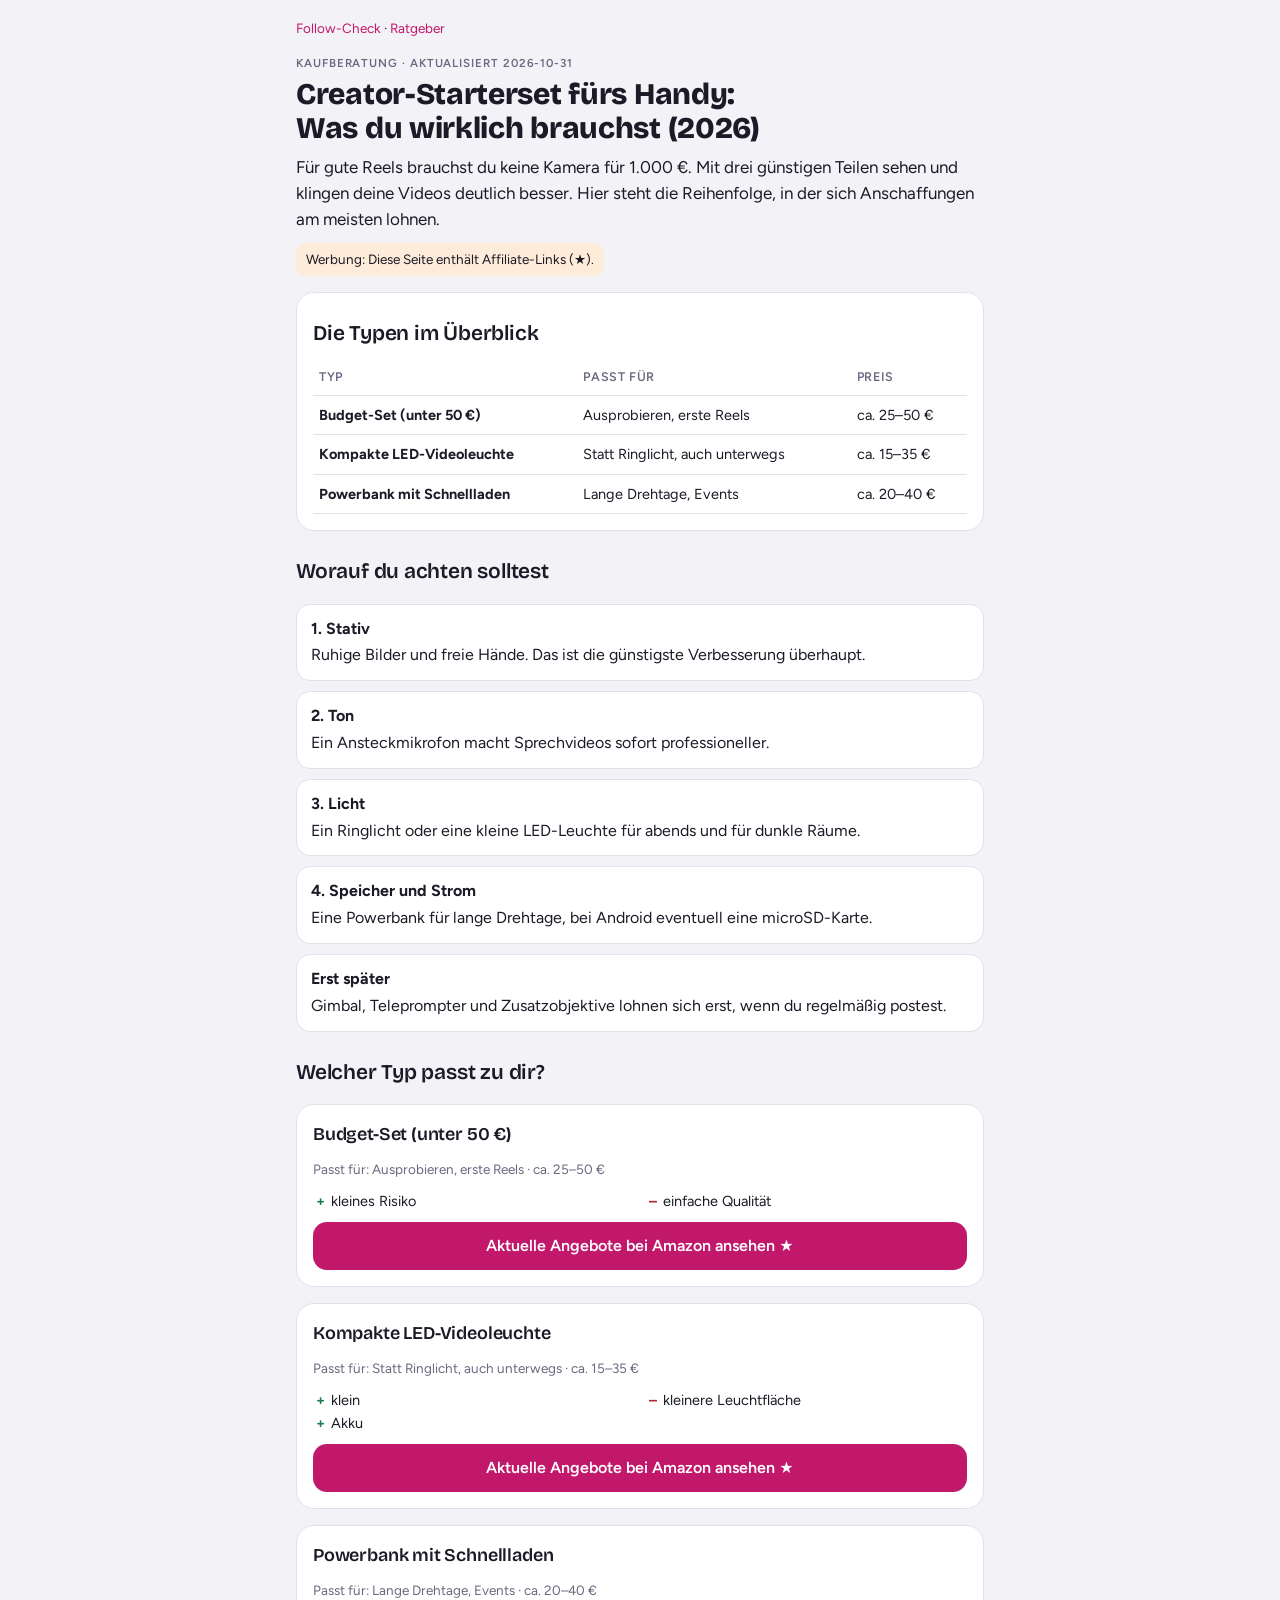
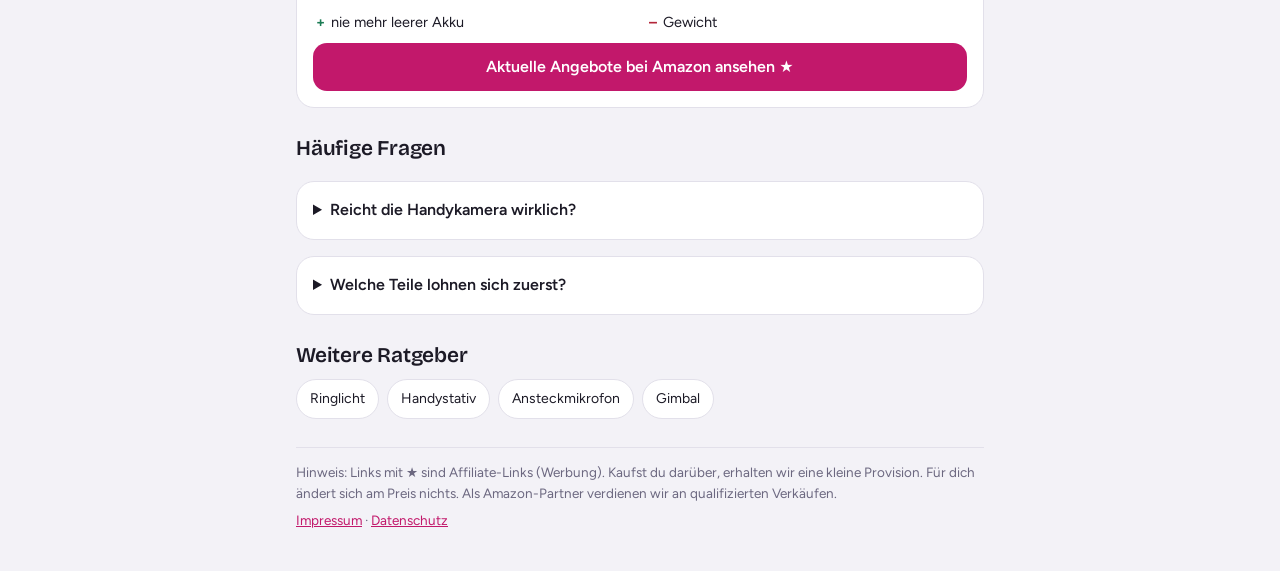
<file: ratgeber/creator-starter-set.html>
<!doctype html>
<html lang="de">
<head>
<meta charset="utf-8">
<meta name="viewport" content="width=device-width, initial-scale=1, viewport-fit=cover">
<title>Creator-Starterset fürs Handy: Was du wirklich brauchst (2026)</title>
<meta name="description" content="Mit dem Handy Content machen: Welche Ausrüstung lohnt sich für Instagram und TikTok am Anfang? Licht, Ton, Stativ und Zubehör nach Budget.">
<link rel="canonical" href="https://natan44328.github.io/Hello/ratgeber/creator-starter-set.html">
<meta property="og:title" content="Creator-Starterset fürs Handy: Was du wirklich brauchst (2026)">
<meta property="og:description" content="Mit dem Handy Content machen: Welche Ausrüstung lohnt sich für Instagram und TikTok am Anfang? Licht, Ton, Stativ und Zubehör nach Budget.">
<meta property="og:type" content="article">
<meta property="og:url" content="https://natan44328.github.io/Hello/ratgeber/creator-starter-set.html">
<link rel="preconnect" href="https://fonts.googleapis.com">
<link rel="preconnect" href="https://fonts.gstatic.com" crossorigin>
<link rel="stylesheet" href="https://fonts.googleapis.com/css2?family=Bricolage+Grotesque:opsz,wght@12..96,600;12..96,800&family=Figtree:wght@400;500;600&display=swap">
<link rel="stylesheet" href="../assets/site.css">
<script type="application/ld+json">{"@context": "https://schema.org", "@type": "FAQPage", "mainEntity": [{"@type": "Question", "name": "Reicht die Handykamera wirklich?", "acceptedAnswer": {"@type": "Answer", "text": "Ja. Aktuelle Handys filmen in 4K. Licht und Ton machen meist den größeren Unterschied als die Kamera."}}, {"@type": "Question", "name": "Welche Teile lohnen sich zuerst?", "acceptedAnswer": {"@type": "Answer", "text": "Erst ein Stativ, dann ein Mikrofon, dann Licht. Mehr zu den einzelnen Geräten findest du in unseren Ratgebern."}}]}</script>
</head>
<body>
<div class="wrap">
<nav class="crumbs small"><a href="../index.html">Follow-Check</a> · <a href="../ratgeber/index.html">Ratgeber</a></nav>
<header>
  <div class="eyebrow">Kaufberatung · aktualisiert 2026-10-31</div>
  <h1>Creator-Starterset fürs Handy: Was du wirklich brauchst (2026)</h1>
  <p class="lead">Für gute Reels brauchst du keine Kamera für 1.000 €. Mit drei günstigen Teilen sehen und klingen deine Videos deutlich besser. Hier steht die Reihenfolge, in der sich Anschaffungen am meisten lohnen.</p>
  <p class="ad small">Werbung: Diese Seite enthält Affiliate-Links (★).</p>
</header>
<section class="panel"><h2>Die Typen im Überblick</h2>
<div class="tablewrap"><table><thead><tr><th>Typ</th><th>Passt für</th><th>Preis</th></tr></thead><tbody><tr><td><b>Budget-Set (unter 50 €)</b></td><td>Ausprobieren, erste Reels</td><td class='nowrap'>ca. 25–50 €</td></tr><tr><td><b>Kompakte LED-Videoleuchte</b></td><td>Statt Ringlicht, auch unterwegs</td><td class='nowrap'>ca. 15–35 €</td></tr><tr><td><b>Powerbank mit Schnellladen</b></td><td>Lange Drehtage, Events</td><td class='nowrap'>ca. 20–40 €</td></tr></tbody></table></div></section>
<h2>Worauf du achten solltest</h2>
<ul class="crit"><li><b>1. Stativ</b><span>Ruhige Bilder und freie Hände. Das ist die günstigste Verbesserung überhaupt.</span></li><li><b>2. Ton</b><span>Ein Ansteckmikrofon macht Sprechvideos sofort professioneller.</span></li><li><b>3. Licht</b><span>Ein Ringlicht oder eine kleine LED-Leuchte für abends und für dunkle Räume.</span></li><li><b>4. Speicher und Strom</b><span>Eine Powerbank für lange Drehtage, bei Android eventuell eine microSD-Karte.</span></li><li><b>Erst später</b><span>Gimbal, Teleprompter und Zusatzobjektive lohnen sich erst, wenn du regelmäßig postest.</span></li></ul>
<h2>Welcher Typ passt zu dir?</h2>
<section class="panel">
  <h3>Budget-Set (unter 50 €)</h3>
  <p class="small muted">Passt für: Ausprobieren, erste Reels · ca. 25–50 €</p>
  <div class="pc"><ul class="pro"><li>kleines Risiko</li></ul><ul class="con"><li>einfache Qualität</li></ul></div>
  <a class="btn" href="https://www.amazon.de/s?k=vlogging+kit+handy+stativ+mikrofon+licht" rel="sponsored nofollow noopener" target="_blank">Aktuelle Angebote bei Amazon ansehen ★</a>
</section>
<section class="panel">
  <h3>Kompakte LED-Videoleuchte</h3>
  <p class="small muted">Passt für: Statt Ringlicht, auch unterwegs · ca. 15–35 €</p>
  <div class="pc"><ul class="pro"><li>klein</li><li>Akku</li></ul><ul class="con"><li>kleinere Leuchtfläche</li></ul></div>
  <a class="btn" href="https://www.amazon.de/s?k=led+videoleuchte+handy+akku+rgb" rel="sponsored nofollow noopener" target="_blank">Aktuelle Angebote bei Amazon ansehen ★</a>
</section>
<section class="panel">
  <h3>Powerbank mit Schnellladen</h3>
  <p class="small muted">Passt für: Lange Drehtage, Events · ca. 20–40 €</p>
  <div class="pc"><ul class="pro"><li>nie mehr leerer Akku</li></ul><ul class="con"><li>Gewicht</li></ul></div>
  <a class="btn" href="https://www.amazon.de/s?k=powerbank+20000mah+usb+c+schnellladen" rel="sponsored nofollow noopener" target="_blank">Aktuelle Angebote bei Amazon ansehen ★</a>
</section>

<h2>Häufige Fragen</h2>
<details class='panel'><summary>Reicht die Handykamera wirklich?</summary><p>Ja. Aktuelle Handys filmen in 4K. Licht und Ton machen meist den größeren Unterschied als die Kamera.</p></details><details class='panel'><summary>Welche Teile lohnen sich zuerst?</summary><p>Erst ein Stativ, dann ein Mikrofon, dann Licht. Mehr zu den einzelnen Geräten findest du in unseren Ratgebern.</p></details>
<section><h2>Weitere Ratgeber</h2><div class="chips"><a class='chip' href='ringlicht-handy.html'>Ringlicht</a><a class='chip' href='handy-stativ.html'>Handystativ</a><a class='chip' href='ansteckmikrofon-handy.html'>Ansteckmikrofon</a><a class='chip' href='gimbal-handy.html'>Gimbal</a></div></section>

<footer class="foot small muted">
  <p>Hinweis: Links mit ★ sind Affiliate-Links (Werbung). Kaufst du darüber, erhalten wir eine kleine Provision. Für dich ändert sich am Preis nichts. Als Amazon-Partner verdienen wir an qualifizierten Verkäufen.</p>
  <p><a href="../impressum.html">Impressum</a> · <a href="../datenschutz.html">Datenschutz</a></p>
</footer>
</div>
</body>
</html>
</file>
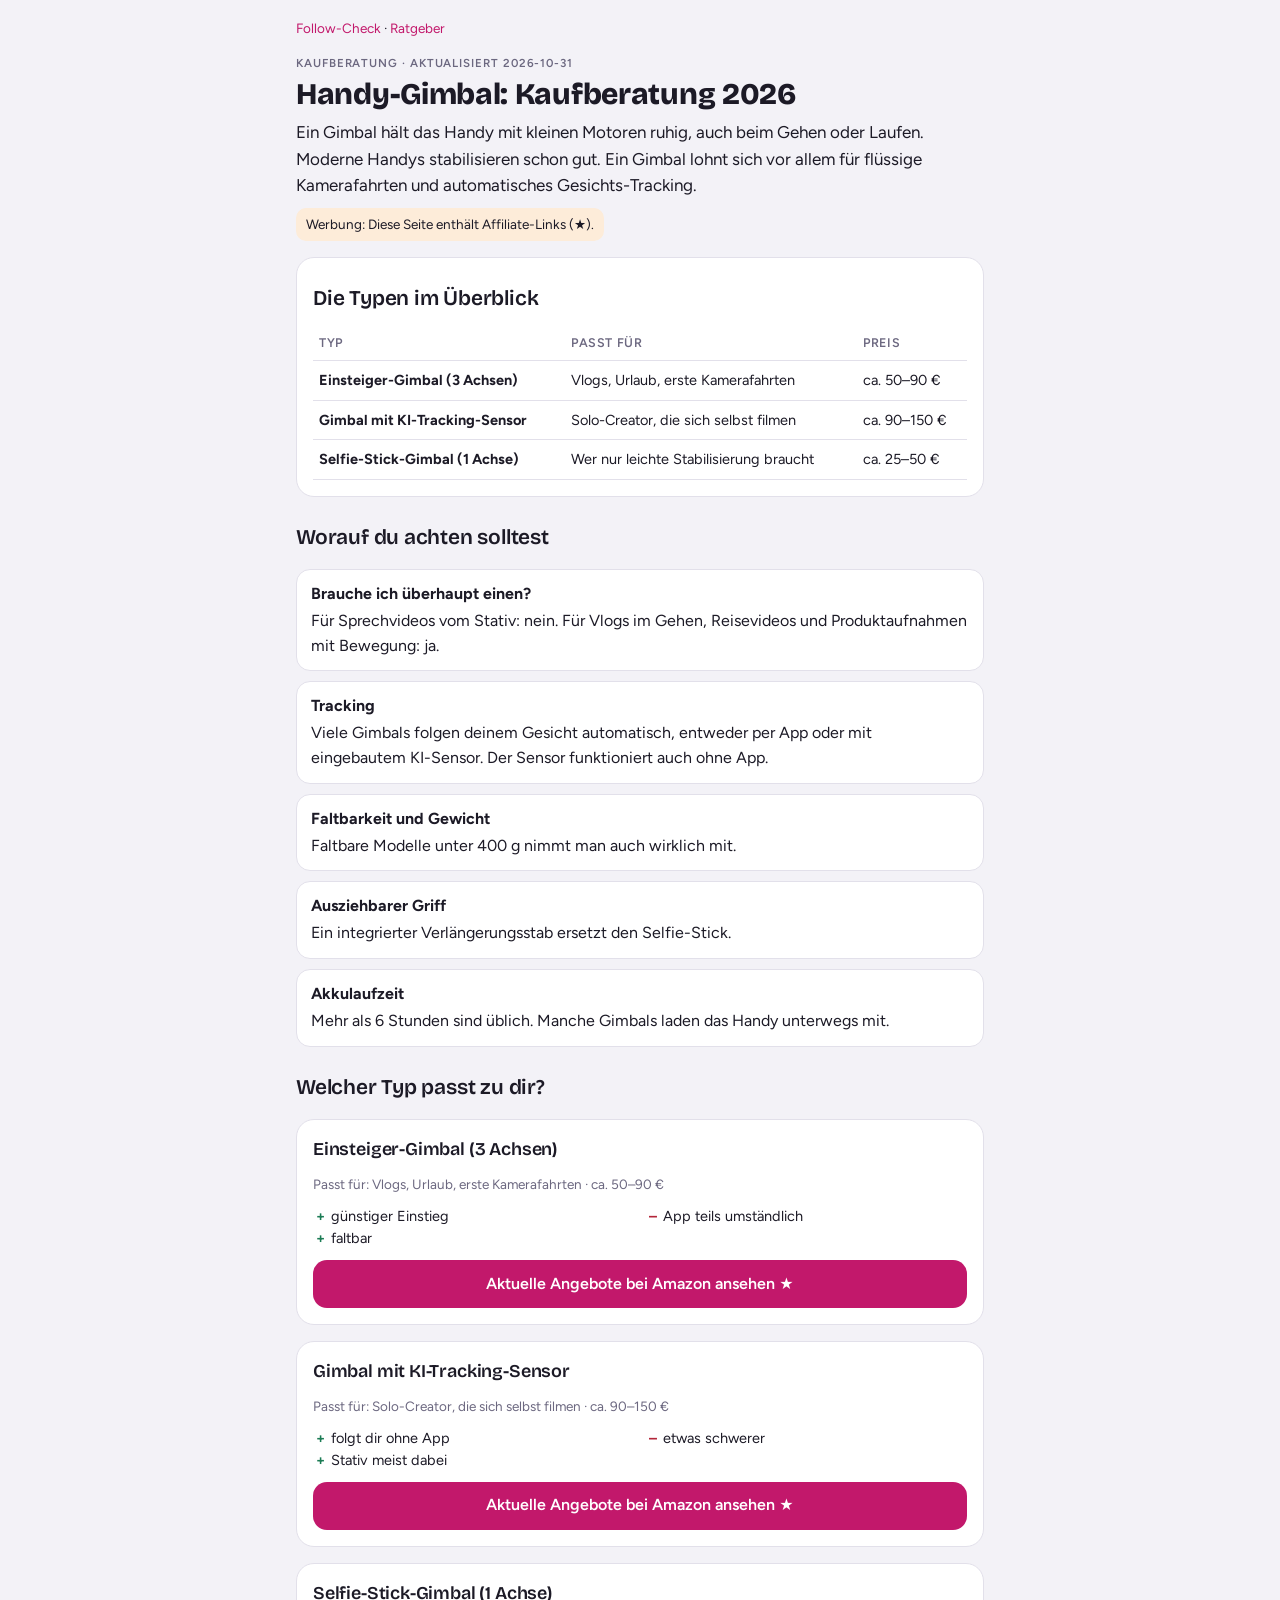
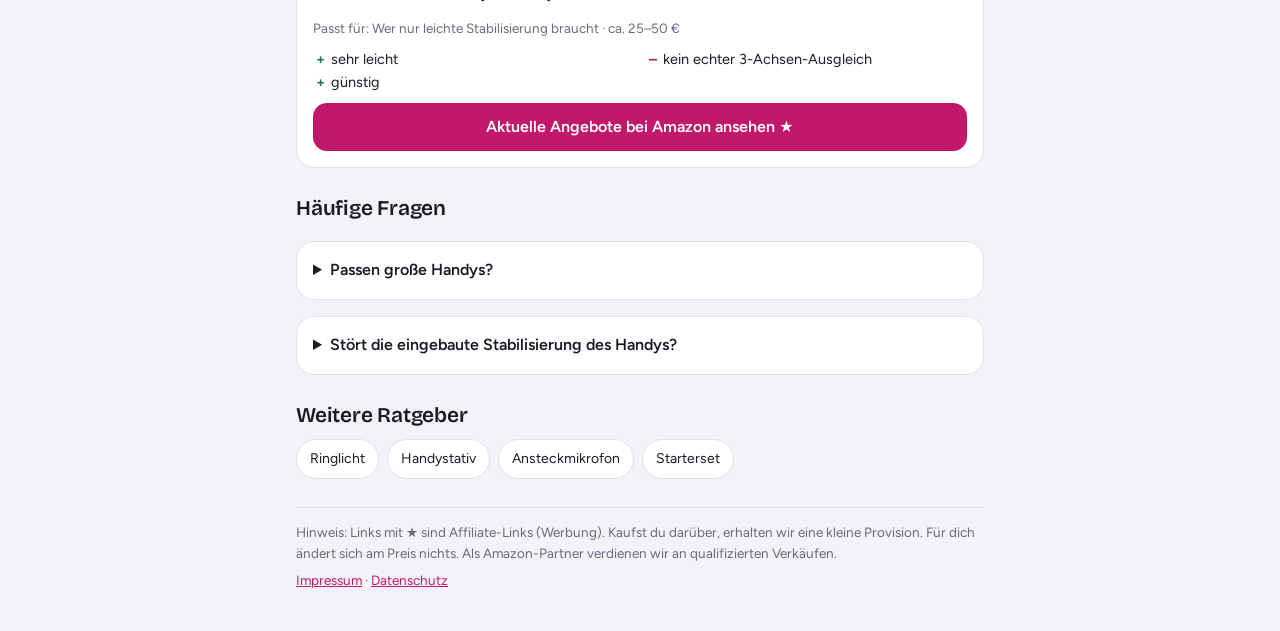
<file: ratgeber/gimbal-handy.html>
<!doctype html>
<html lang="de">
<head>
<meta charset="utf-8">
<meta name="viewport" content="width=device-width, initial-scale=1, viewport-fit=cover">
<title>Handy-Gimbal: Kaufberatung 2026</title>
<meta name="description" content="Brauchst du einen Gimbal fürs Handy? Unterschiede zu Bildstabilisierung, Tracking, Gewicht und Faltbarkeit verständlich erklärt.">
<link rel="canonical" href="https://natan44328.github.io/Hello/ratgeber/gimbal-handy.html">
<meta property="og:title" content="Handy-Gimbal: Kaufberatung 2026">
<meta property="og:description" content="Brauchst du einen Gimbal fürs Handy? Unterschiede zu Bildstabilisierung, Tracking, Gewicht und Faltbarkeit verständlich erklärt.">
<meta property="og:type" content="article">
<meta property="og:url" content="https://natan44328.github.io/Hello/ratgeber/gimbal-handy.html">
<link rel="preconnect" href="https://fonts.googleapis.com">
<link rel="preconnect" href="https://fonts.gstatic.com" crossorigin>
<link rel="stylesheet" href="https://fonts.googleapis.com/css2?family=Bricolage+Grotesque:opsz,wght@12..96,600;12..96,800&family=Figtree:wght@400;500;600&display=swap">
<link rel="stylesheet" href="../assets/site.css">
<script type="application/ld+json">{"@context": "https://schema.org", "@type": "FAQPage", "mainEntity": [{"@type": "Question", "name": "Passen große Handys?", "acceptedAnswer": {"@type": "Answer", "text": "Achte auf die maximale Zuladung (meist etwa 280 bis 300 g). Große Pro-Max-Modelle mit Hülle kommen an diese Grenze."}}, {"@type": "Question", "name": "Stört die eingebaute Stabilisierung des Handys?", "acceptedAnswer": {"@type": "Answer", "text": "Meist nicht. Wenn das Bild „schwimmt“, schalte in der Kamera-App die stärkste Stabilisierung (z.B. Action-Modus) aus."}}]}</script>
</head>
<body>
<div class="wrap">
<nav class="crumbs small"><a href="../index.html">Follow-Check</a> · <a href="../ratgeber/index.html">Ratgeber</a></nav>
<header>
  <div class="eyebrow">Kaufberatung · aktualisiert 2026-10-31</div>
  <h1>Handy-Gimbal: Kaufberatung 2026</h1>
  <p class="lead">Ein Gimbal hält das Handy mit kleinen Motoren ruhig, auch beim Gehen oder Laufen. Moderne Handys stabilisieren schon gut. Ein Gimbal lohnt sich vor allem für flüssige Kamerafahrten und automatisches Gesichts-Tracking.</p>
  <p class="ad small">Werbung: Diese Seite enthält Affiliate-Links (★).</p>
</header>
<section class="panel"><h2>Die Typen im Überblick</h2>
<div class="tablewrap"><table><thead><tr><th>Typ</th><th>Passt für</th><th>Preis</th></tr></thead><tbody><tr><td><b>Einsteiger-Gimbal (3 Achsen)</b></td><td>Vlogs, Urlaub, erste Kamerafahrten</td><td class='nowrap'>ca. 50–90 €</td></tr><tr><td><b>Gimbal mit KI-Tracking-Sensor</b></td><td>Solo-Creator, die sich selbst filmen</td><td class='nowrap'>ca. 90–150 €</td></tr><tr><td><b>Selfie-Stick-Gimbal (1 Achse)</b></td><td>Wer nur leichte Stabilisierung braucht</td><td class='nowrap'>ca. 25–50 €</td></tr></tbody></table></div></section>
<h2>Worauf du achten solltest</h2>
<ul class="crit"><li><b>Brauche ich überhaupt einen?</b><span>Für Sprechvideos vom Stativ: nein. Für Vlogs im Gehen, Reisevideos und Produktaufnahmen mit Bewegung: ja.</span></li><li><b>Tracking</b><span>Viele Gimbals folgen deinem Gesicht automatisch, entweder per App oder mit eingebautem KI-Sensor. Der Sensor funktioniert auch ohne App.</span></li><li><b>Faltbarkeit und Gewicht</b><span>Faltbare Modelle unter 400 g nimmt man auch wirklich mit.</span></li><li><b>Ausziehbarer Griff</b><span>Ein integrierter Verlängerungsstab ersetzt den Selfie-Stick.</span></li><li><b>Akkulaufzeit</b><span>Mehr als 6 Stunden sind üblich. Manche Gimbals laden das Handy unterwegs mit.</span></li></ul>
<h2>Welcher Typ passt zu dir?</h2>
<section class="panel">
  <h3>Einsteiger-Gimbal (3 Achsen)</h3>
  <p class="small muted">Passt für: Vlogs, Urlaub, erste Kamerafahrten · ca. 50–90 €</p>
  <div class="pc"><ul class="pro"><li>günstiger Einstieg</li><li>faltbar</li></ul><ul class="con"><li>App teils umständlich</li></ul></div>
  <a class="btn" href="https://www.amazon.de/s?k=handy+gimbal+3+achsen+faltbar" rel="sponsored nofollow noopener" target="_blank">Aktuelle Angebote bei Amazon ansehen ★</a>
</section>
<section class="panel">
  <h3>Gimbal mit KI-Tracking-Sensor</h3>
  <p class="small muted">Passt für: Solo-Creator, die sich selbst filmen · ca. 90–150 €</p>
  <div class="pc"><ul class="pro"><li>folgt dir ohne App</li><li>Stativ meist dabei</li></ul><ul class="con"><li>etwas schwerer</li></ul></div>
  <a class="btn" href="https://www.amazon.de/s?k=gimbal+handy+ki+tracking+sensor" rel="sponsored nofollow noopener" target="_blank">Aktuelle Angebote bei Amazon ansehen ★</a>
</section>
<section class="panel">
  <h3>Selfie-Stick-Gimbal (1 Achse)</h3>
  <p class="small muted">Passt für: Wer nur leichte Stabilisierung braucht · ca. 25–50 €</p>
  <div class="pc"><ul class="pro"><li>sehr leicht</li><li>günstig</li></ul><ul class="con"><li>kein echter 3-Achsen-Ausgleich</li></ul></div>
  <a class="btn" href="https://www.amazon.de/s?k=selfie+stick+gimbal+1+achse+stabilisator" rel="sponsored nofollow noopener" target="_blank">Aktuelle Angebote bei Amazon ansehen ★</a>
</section>

<h2>Häufige Fragen</h2>
<details class='panel'><summary>Passen große Handys?</summary><p>Achte auf die maximale Zuladung (meist etwa 280 bis 300 g). Große Pro-Max-Modelle mit Hülle kommen an diese Grenze.</p></details><details class='panel'><summary>Stört die eingebaute Stabilisierung des Handys?</summary><p>Meist nicht. Wenn das Bild „schwimmt“, schalte in der Kamera-App die stärkste Stabilisierung (z.B. Action-Modus) aus.</p></details>
<section><h2>Weitere Ratgeber</h2><div class="chips"><a class='chip' href='ringlicht-handy.html'>Ringlicht</a><a class='chip' href='handy-stativ.html'>Handystativ</a><a class='chip' href='ansteckmikrofon-handy.html'>Ansteckmikrofon</a><a class='chip' href='creator-starter-set.html'>Starterset</a></div></section>

<footer class="foot small muted">
  <p>Hinweis: Links mit ★ sind Affiliate-Links (Werbung). Kaufst du darüber, erhalten wir eine kleine Provision. Für dich ändert sich am Preis nichts. Als Amazon-Partner verdienen wir an qualifizierten Verkäufen.</p>
  <p><a href="../impressum.html">Impressum</a> · <a href="../datenschutz.html">Datenschutz</a></p>
</footer>
</div>
</body>
</html>
</file>
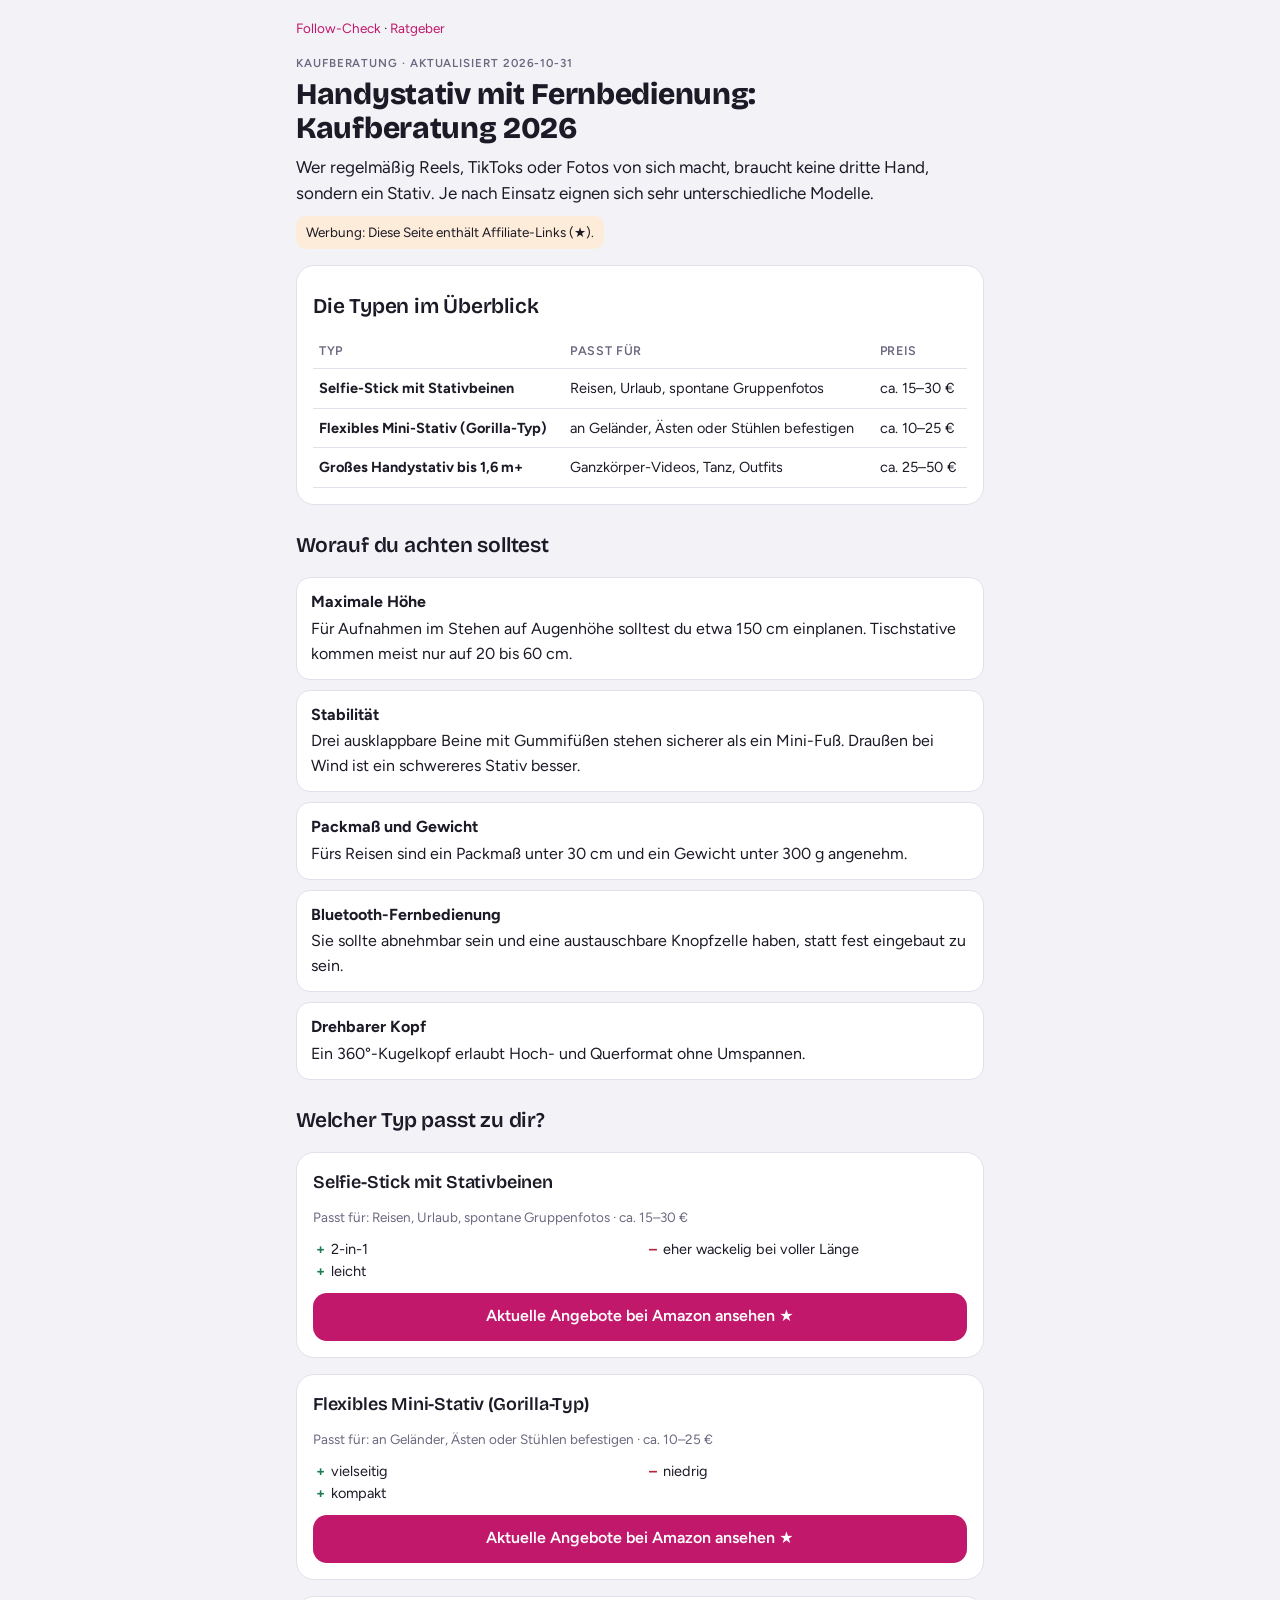
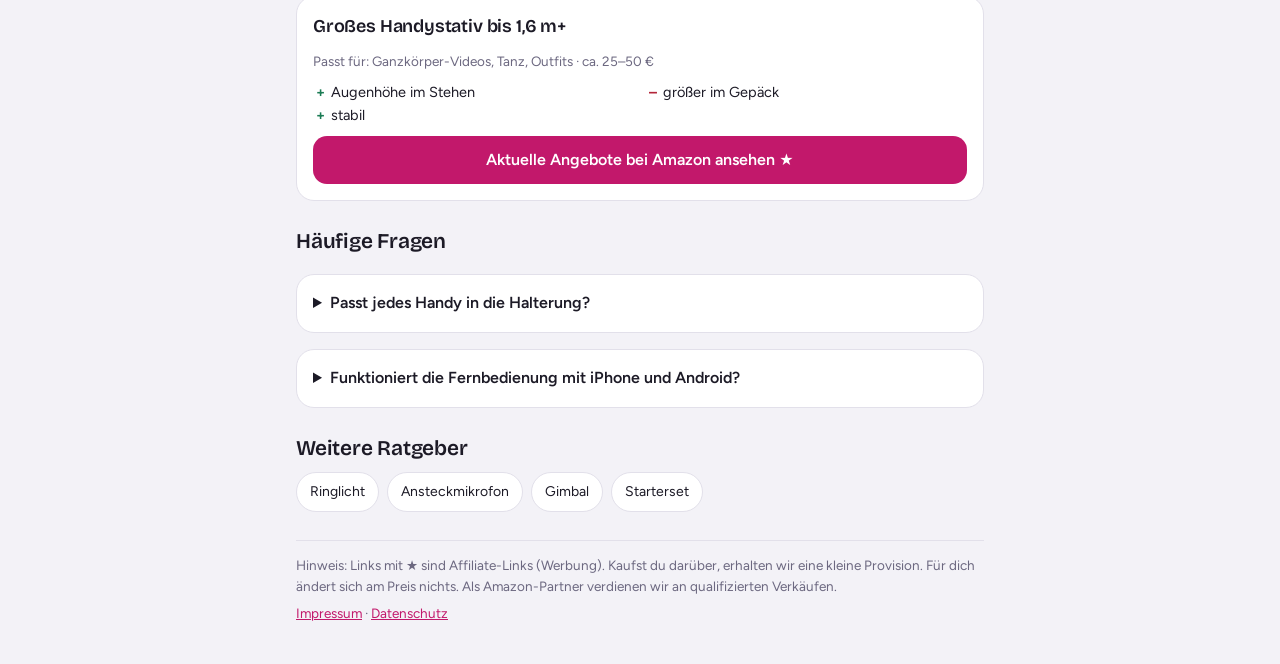
<file: ratgeber/handy-stativ.html>
<!doctype html>
<html lang="de">
<head>
<meta charset="utf-8">
<meta name="viewport" content="width=device-width, initial-scale=1, viewport-fit=cover">
<title>Handystativ mit Fernbedienung: Kaufberatung 2026</title>
<meta name="description" content="Handystativ kaufen: Selfie-Stick, Tischstativ oder Reisestativ? Höhe, Stabilität und Fernbedienung im Vergleich.">
<link rel="canonical" href="https://natan44328.github.io/Hello/ratgeber/handy-stativ.html">
<meta property="og:title" content="Handystativ mit Fernbedienung: Kaufberatung 2026">
<meta property="og:description" content="Handystativ kaufen: Selfie-Stick, Tischstativ oder Reisestativ? Höhe, Stabilität und Fernbedienung im Vergleich.">
<meta property="og:type" content="article">
<meta property="og:url" content="https://natan44328.github.io/Hello/ratgeber/handy-stativ.html">
<link rel="preconnect" href="https://fonts.googleapis.com">
<link rel="preconnect" href="https://fonts.gstatic.com" crossorigin>
<link rel="stylesheet" href="https://fonts.googleapis.com/css2?family=Bricolage+Grotesque:opsz,wght@12..96,600;12..96,800&family=Figtree:wght@400;500;600&display=swap">
<link rel="stylesheet" href="../assets/site.css">
<script type="application/ld+json">{"@context": "https://schema.org", "@type": "FAQPage", "mainEntity": [{"@type": "Question", "name": "Passt jedes Handy in die Halterung?", "acceptedAnswer": {"@type": "Answer", "text": "Die meisten Klemmen fassen Handys mit einer Breite von etwa 5,5 bis 9 cm. Bei sehr großen Handys mit dicker Hülle solltest du die Angabe prüfen."}}, {"@type": "Question", "name": "Funktioniert die Fernbedienung mit iPhone und Android?", "acceptedAnswer": {"@type": "Answer", "text": "Fast immer ja. Sie meldet sich als Bluetooth-Taste an und löst die Kamera-App über die Lautstärketaste aus."}}]}</script>
</head>
<body>
<div class="wrap">
<nav class="crumbs small"><a href="../index.html">Follow-Check</a> · <a href="../ratgeber/index.html">Ratgeber</a></nav>
<header>
  <div class="eyebrow">Kaufberatung · aktualisiert 2026-10-31</div>
  <h1>Handystativ mit Fernbedienung: Kaufberatung 2026</h1>
  <p class="lead">Wer regelmäßig Reels, TikToks oder Fotos von sich macht, braucht keine dritte Hand, sondern ein Stativ. Je nach Einsatz eignen sich sehr unterschiedliche Modelle.</p>
  <p class="ad small">Werbung: Diese Seite enthält Affiliate-Links (★).</p>
</header>
<section class="panel"><h2>Die Typen im Überblick</h2>
<div class="tablewrap"><table><thead><tr><th>Typ</th><th>Passt für</th><th>Preis</th></tr></thead><tbody><tr><td><b>Selfie-Stick mit Stativbeinen</b></td><td>Reisen, Urlaub, spontane Gruppenfotos</td><td class='nowrap'>ca. 15–30 €</td></tr><tr><td><b>Flexibles Mini-Stativ (Gorilla-Typ)</b></td><td>an Geländer, Ästen oder Stühlen befestigen</td><td class='nowrap'>ca. 10–25 €</td></tr><tr><td><b>Großes Handystativ bis 1,6 m+</b></td><td>Ganzkörper-Videos, Tanz, Outfits</td><td class='nowrap'>ca. 25–50 €</td></tr></tbody></table></div></section>
<h2>Worauf du achten solltest</h2>
<ul class="crit"><li><b>Maximale Höhe</b><span>Für Aufnahmen im Stehen auf Augenhöhe solltest du etwa 150 cm einplanen. Tischstative kommen meist nur auf 20 bis 60 cm.</span></li><li><b>Stabilität</b><span>Drei ausklappbare Beine mit Gummifüßen stehen sicherer als ein Mini-Fuß. Draußen bei Wind ist ein schwereres Stativ besser.</span></li><li><b>Packmaß und Gewicht</b><span>Fürs Reisen sind ein Packmaß unter 30 cm und ein Gewicht unter 300 g angenehm.</span></li><li><b>Bluetooth-Fernbedienung</b><span>Sie sollte abnehmbar sein und eine austauschbare Knopfzelle haben, statt fest eingebaut zu sein.</span></li><li><b>Drehbarer Kopf</b><span>Ein 360°-Kugelkopf erlaubt Hoch- und Querformat ohne Umspannen.</span></li></ul>
<h2>Welcher Typ passt zu dir?</h2>
<section class="panel">
  <h3>Selfie-Stick mit Stativbeinen</h3>
  <p class="small muted">Passt für: Reisen, Urlaub, spontane Gruppenfotos · ca. 15–30 €</p>
  <div class="pc"><ul class="pro"><li>2-in-1</li><li>leicht</li></ul><ul class="con"><li>eher wackelig bei voller Länge</li></ul></div>
  <a class="btn" href="https://www.amazon.de/s?k=selfie+stick+stativ+bluetooth+fernbedienung" rel="sponsored nofollow noopener" target="_blank">Aktuelle Angebote bei Amazon ansehen ★</a>
</section>
<section class="panel">
  <h3>Flexibles Mini-Stativ (Gorilla-Typ)</h3>
  <p class="small muted">Passt für: an Geländer, Ästen oder Stühlen befestigen · ca. 10–25 €</p>
  <div class="pc"><ul class="pro"><li>vielseitig</li><li>kompakt</li></ul><ul class="con"><li>niedrig</li></ul></div>
  <a class="btn" href="https://www.amazon.de/s?k=flexibles+handy+stativ+biegsam" rel="sponsored nofollow noopener" target="_blank">Aktuelle Angebote bei Amazon ansehen ★</a>
</section>
<section class="panel">
  <h3>Großes Handystativ bis 1,6 m+</h3>
  <p class="small muted">Passt für: Ganzkörper-Videos, Tanz, Outfits · ca. 25–50 €</p>
  <div class="pc"><ul class="pro"><li>Augenhöhe im Stehen</li><li>stabil</li></ul><ul class="con"><li>größer im Gepäck</li></ul></div>
  <a class="btn" href="https://www.amazon.de/s?k=handy+stativ+160cm+fernbedienung" rel="sponsored nofollow noopener" target="_blank">Aktuelle Angebote bei Amazon ansehen ★</a>
</section>

<h2>Häufige Fragen</h2>
<details class='panel'><summary>Passt jedes Handy in die Halterung?</summary><p>Die meisten Klemmen fassen Handys mit einer Breite von etwa 5,5 bis 9 cm. Bei sehr großen Handys mit dicker Hülle solltest du die Angabe prüfen.</p></details><details class='panel'><summary>Funktioniert die Fernbedienung mit iPhone und Android?</summary><p>Fast immer ja. Sie meldet sich als Bluetooth-Taste an und löst die Kamera-App über die Lautstärketaste aus.</p></details>
<section><h2>Weitere Ratgeber</h2><div class="chips"><a class='chip' href='ringlicht-handy.html'>Ringlicht</a><a class='chip' href='ansteckmikrofon-handy.html'>Ansteckmikrofon</a><a class='chip' href='gimbal-handy.html'>Gimbal</a><a class='chip' href='creator-starter-set.html'>Starterset</a></div></section>

<footer class="foot small muted">
  <p>Hinweis: Links mit ★ sind Affiliate-Links (Werbung). Kaufst du darüber, erhalten wir eine kleine Provision. Für dich ändert sich am Preis nichts. Als Amazon-Partner verdienen wir an qualifizierten Verkäufen.</p>
  <p><a href="../impressum.html">Impressum</a> · <a href="../datenschutz.html">Datenschutz</a></p>
</footer>
</div>
</body>
</html>
</file>
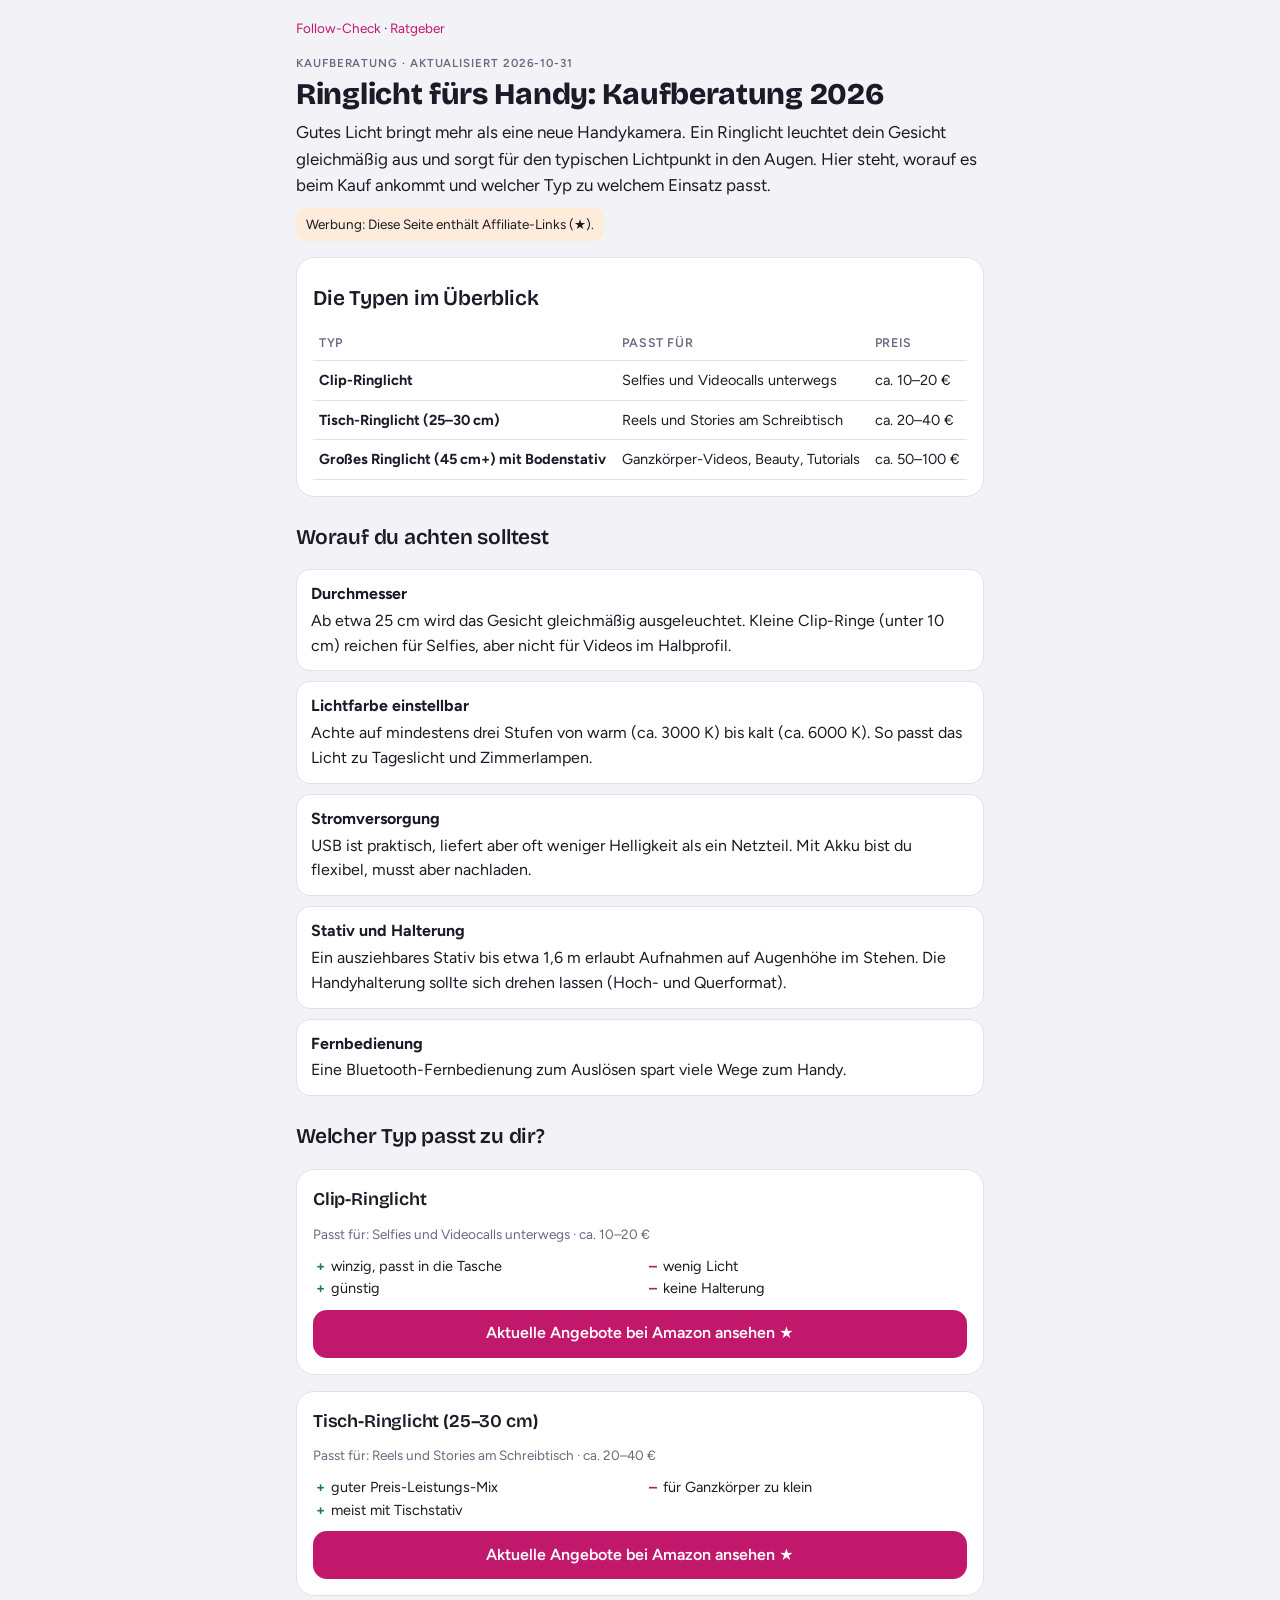
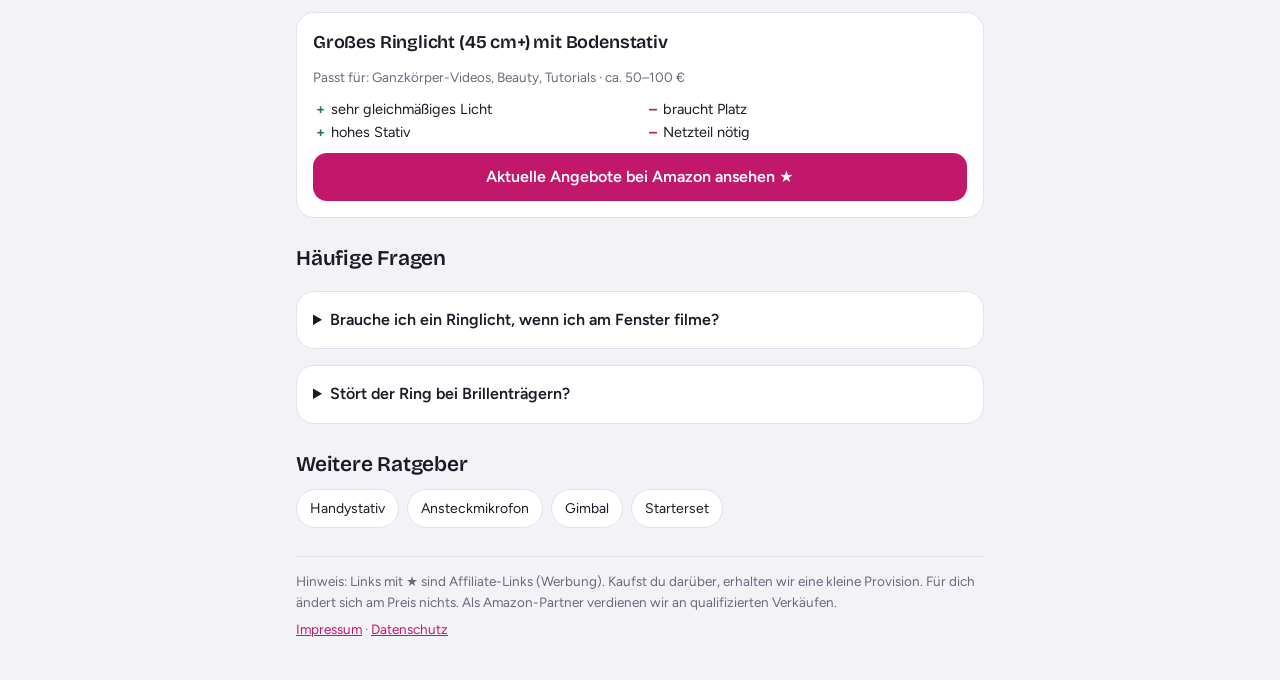
<file: ratgeber/ringlicht-handy.html>
<!doctype html>
<html lang="de">
<head>
<meta charset="utf-8">
<meta name="viewport" content="width=device-width, initial-scale=1, viewport-fit=cover">
<title>Ringlicht fürs Handy: Kaufberatung 2026</title>
<meta name="description" content="Welches Ringlicht fürs Handy passt zu dir? Größe, Lichtfarbe, Stromversorgung und Halterung einfach erklärt, mit den wichtigsten Typen im Vergleich.">
<link rel="canonical" href="https://natan44328.github.io/Hello/ratgeber/ringlicht-handy.html">
<meta property="og:title" content="Ringlicht fürs Handy: Kaufberatung 2026">
<meta property="og:description" content="Welches Ringlicht fürs Handy passt zu dir? Größe, Lichtfarbe, Stromversorgung und Halterung einfach erklärt, mit den wichtigsten Typen im Vergleich.">
<meta property="og:type" content="article">
<meta property="og:url" content="https://natan44328.github.io/Hello/ratgeber/ringlicht-handy.html">
<link rel="preconnect" href="https://fonts.googleapis.com">
<link rel="preconnect" href="https://fonts.gstatic.com" crossorigin>
<link rel="stylesheet" href="https://fonts.googleapis.com/css2?family=Bricolage+Grotesque:opsz,wght@12..96,600;12..96,800&family=Figtree:wght@400;500;600&display=swap">
<link rel="stylesheet" href="../assets/site.css">
<script type="application/ld+json">{"@context": "https://schema.org", "@type": "FAQPage", "mainEntity": [{"@type": "Question", "name": "Brauche ich ein Ringlicht, wenn ich am Fenster filme?", "acceptedAnswer": {"@type": "Answer", "text": "Tageslicht ist super, schwankt aber stark. Ein Ringlicht sorgt dafür, dass alle Videos gleich aussehen, auch abends."}}, {"@type": "Question", "name": "Stört der Ring bei Brillenträgern?", "acceptedAnswer": {"@type": "Answer", "text": "Er spiegelt sich oft als Kreis im Glas. Stell das Licht etwas höher und leicht seitlich auf."}}]}</script>
</head>
<body>
<div class="wrap">
<nav class="crumbs small"><a href="../index.html">Follow-Check</a> · <a href="../ratgeber/index.html">Ratgeber</a></nav>
<header>
  <div class="eyebrow">Kaufberatung · aktualisiert 2026-10-31</div>
  <h1>Ringlicht fürs Handy: Kaufberatung 2026</h1>
  <p class="lead">Gutes Licht bringt mehr als eine neue Handykamera. Ein Ringlicht leuchtet dein Gesicht gleichmäßig aus und sorgt für den typischen Lichtpunkt in den Augen. Hier steht, worauf es beim Kauf ankommt und welcher Typ zu welchem Einsatz passt.</p>
  <p class="ad small">Werbung: Diese Seite enthält Affiliate-Links (★).</p>
</header>
<section class="panel"><h2>Die Typen im Überblick</h2>
<div class="tablewrap"><table><thead><tr><th>Typ</th><th>Passt für</th><th>Preis</th></tr></thead><tbody><tr><td><b>Clip-Ringlicht</b></td><td>Selfies und Videocalls unterwegs</td><td class='nowrap'>ca. 10–20 €</td></tr><tr><td><b>Tisch-Ringlicht (25–30 cm)</b></td><td>Reels und Stories am Schreibtisch</td><td class='nowrap'>ca. 20–40 €</td></tr><tr><td><b>Großes Ringlicht (45 cm+) mit Bodenstativ</b></td><td>Ganzkörper-Videos, Beauty, Tutorials</td><td class='nowrap'>ca. 50–100 €</td></tr></tbody></table></div></section>
<h2>Worauf du achten solltest</h2>
<ul class="crit"><li><b>Durchmesser</b><span>Ab etwa 25 cm wird das Gesicht gleichmäßig ausgeleuchtet. Kleine Clip-Ringe (unter 10 cm) reichen für Selfies, aber nicht für Videos im Halbprofil.</span></li><li><b>Lichtfarbe einstellbar</b><span>Achte auf mindestens drei Stufen von warm (ca. 3000 K) bis kalt (ca. 6000 K). So passt das Licht zu Tageslicht und Zimmerlampen.</span></li><li><b>Stromversorgung</b><span>USB ist praktisch, liefert aber oft weniger Helligkeit als ein Netzteil. Mit Akku bist du flexibel, musst aber nachladen.</span></li><li><b>Stativ und Halterung</b><span>Ein ausziehbares Stativ bis etwa 1,6 m erlaubt Aufnahmen auf Augenhöhe im Stehen. Die Handyhalterung sollte sich drehen lassen (Hoch- und Querformat).</span></li><li><b>Fernbedienung</b><span>Eine Bluetooth-Fernbedienung zum Auslösen spart viele Wege zum Handy.</span></li></ul>
<h2>Welcher Typ passt zu dir?</h2>
<section class="panel">
  <h3>Clip-Ringlicht</h3>
  <p class="small muted">Passt für: Selfies und Videocalls unterwegs · ca. 10–20 €</p>
  <div class="pc"><ul class="pro"><li>winzig, passt in die Tasche</li><li>günstig</li></ul><ul class="con"><li>wenig Licht</li><li>keine Halterung</li></ul></div>
  <a class="btn" href="https://www.amazon.de/s?k=clip+ringlicht+handy+akku" rel="sponsored nofollow noopener" target="_blank">Aktuelle Angebote bei Amazon ansehen ★</a>
</section>
<section class="panel">
  <h3>Tisch-Ringlicht (25–30 cm)</h3>
  <p class="small muted">Passt für: Reels und Stories am Schreibtisch · ca. 20–40 €</p>
  <div class="pc"><ul class="pro"><li>guter Preis-Leistungs-Mix</li><li>meist mit Tischstativ</li></ul><ul class="con"><li>für Ganzkörper zu klein</li></ul></div>
  <a class="btn" href="https://www.amazon.de/s?k=ringlicht+26cm+handy+stativ+fernbedienung" rel="sponsored nofollow noopener" target="_blank">Aktuelle Angebote bei Amazon ansehen ★</a>
</section>
<section class="panel">
  <h3>Großes Ringlicht (45 cm+) mit Bodenstativ</h3>
  <p class="small muted">Passt für: Ganzkörper-Videos, Beauty, Tutorials · ca. 50–100 €</p>
  <div class="pc"><ul class="pro"><li>sehr gleichmäßiges Licht</li><li>hohes Stativ</li></ul><ul class="con"><li>braucht Platz</li><li>Netzteil nötig</li></ul></div>
  <a class="btn" href="https://www.amazon.de/s?k=ringlicht+45cm+stativ+handy" rel="sponsored nofollow noopener" target="_blank">Aktuelle Angebote bei Amazon ansehen ★</a>
</section>

<h2>Häufige Fragen</h2>
<details class='panel'><summary>Brauche ich ein Ringlicht, wenn ich am Fenster filme?</summary><p>Tageslicht ist super, schwankt aber stark. Ein Ringlicht sorgt dafür, dass alle Videos gleich aussehen, auch abends.</p></details><details class='panel'><summary>Stört der Ring bei Brillenträgern?</summary><p>Er spiegelt sich oft als Kreis im Glas. Stell das Licht etwas höher und leicht seitlich auf.</p></details>
<section><h2>Weitere Ratgeber</h2><div class="chips"><a class='chip' href='handy-stativ.html'>Handystativ</a><a class='chip' href='ansteckmikrofon-handy.html'>Ansteckmikrofon</a><a class='chip' href='gimbal-handy.html'>Gimbal</a><a class='chip' href='creator-starter-set.html'>Starterset</a></div></section>

<footer class="foot small muted">
  <p>Hinweis: Links mit ★ sind Affiliate-Links (Werbung). Kaufst du darüber, erhalten wir eine kleine Provision. Für dich ändert sich am Preis nichts. Als Amazon-Partner verdienen wir an qualifizierten Verkäufen.</p>
  <p><a href="../impressum.html">Impressum</a> · <a href="../datenschutz.html">Datenschutz</a></p>
</footer>
</div>
</body>
</html>
</file>
<file: assets/site.css>
/* Ratgeber-Seiten: gleiche Farben und Schriften wie der Follow-Check */
:root {
  --bg: #f3f2f7; --surface: #ffffff; --line: #e2e0ea; --fg: #1c1a26; --muted: #6c6880;
  --accent: #c2186b; --accent-soft: #fbe3ef; --warn: #b4540a; --warn-soft: #fdecd9;
  --good: #1c7c55; --bad: #b3263a;
  --display: "Bricolage Grotesque", "Avenir Next", system-ui, sans-serif;
  --body: "Figtree", system-ui, -apple-system, "Segoe UI", sans-serif;
}
@media (prefers-color-scheme: dark) {
  :root:not([data-theme="light"]) {
    --bg: #121019; --surface: #1c1926; --line: #2e2a3c; --fg: #efedf5; --muted: #9c97b0;
    --accent: #f0629f; --accent-soft: #3a1a2b; --warn: #f2a25a; --warn-soft: #3a2614;
    --good: #5fd39f; --bad: #f2788a; color-scheme: dark;
  }
}
:root[data-theme="dark"] {
  --bg: #121019; --surface: #1c1926; --line: #2e2a3c; --fg: #efedf5; --muted: #9c97b0;
  --accent: #f0629f; --accent-soft: #3a1a2b; --warn: #f2a25a; --warn-soft: #3a2614;
  --good: #5fd39f; --bad: #f2788a; color-scheme: dark;
}
* { box-sizing: border-box; }
body { margin: 0; background: var(--bg); color: var(--fg); font-family: var(--body); font-size: 16px; line-height: 1.55; }
.wrap { max-width: 720px; margin: 0 auto; padding: 18px max(16px, env(safe-area-inset-left, 0px)) 40px; display: flex; flex-direction: column; gap: 16px; }
h1, h2, h3 { font-family: var(--display); margin: 0; letter-spacing: -0.01em; text-wrap: balance; }
h1 { font-size: 30px; font-weight: 800; line-height: 1.15; }
h2 { font-size: 21px; font-weight: 600; margin-top: 8px; }
h3 { font-size: 18px; font-weight: 600; }
p { margin: 0; }
a { color: var(--accent); }
a:focus-visible, summary:focus-visible { outline: 2px solid var(--accent); outline-offset: 2px; }
.small { font-size: 13.5px; }
.muted { color: var(--muted); }
.lead { font-size: 17px; margin-top: 8px; }
.eyebrow { font-size: 11.5px; text-transform: uppercase; letter-spacing: 0.08em; color: var(--muted); font-weight: 600; margin-bottom: 4px; }
.ad { background: var(--warn-soft); border-radius: 10px; padding: 6px 10px; margin-top: 10px; display: inline-block; }
.crumbs a { text-decoration: none; }
.panel { background: var(--surface); border: 1px solid var(--line); border-radius: 18px; padding: 16px; display: flex; flex-direction: column; gap: 10px; }
a.card { text-decoration: none; color: inherit; }
a.card:hover { border-color: var(--accent); }
.btn { display: flex; align-items: center; justify-content: center; min-height: 48px; padding: 0 18px; border-radius: 14px; background: var(--accent); color: #fff; font-weight: 600; text-decoration: none; text-align: center; }
.crit { list-style: none; margin: 0; padding: 0; display: flex; flex-direction: column; gap: 10px; }
.crit li { background: var(--surface); border: 1px solid var(--line); border-radius: 14px; padding: 12px 14px; display: flex; flex-direction: column; gap: 2px; }
.pc { display: grid; grid-template-columns: 1fr 1fr; gap: 10px; }
.pc ul { margin: 0; padding-left: 18px; font-size: 14.5px; }
.pro li::marker { content: "+  "; color: var(--good); font-weight: 700; }
.con li::marker { content: "–  "; color: var(--bad); font-weight: 700; }
.tablewrap { overflow-x: auto; }
table { width: 100%; border-collapse: collapse; font-size: 14.5px; }
th, td { text-align: left; padding: 8px 6px; border-bottom: 1px solid var(--line); vertical-align: top; }
th { color: var(--muted); font-weight: 600; font-size: 12.5px; text-transform: uppercase; letter-spacing: .05em; }
.nowrap { white-space: nowrap; }
details summary { cursor: pointer; font-weight: 600; }
.chips { display: flex; flex-wrap: wrap; gap: 8px; margin-top: 8px; }
.chip { border: 1px solid var(--line); background: var(--surface); border-radius: 99px; padding: 8px 13px; font-size: 14px; text-decoration: none; color: var(--fg); }
.foot { border-top: 1px solid var(--line); padding-top: 14px; margin-top: 12px; display: flex; flex-direction: column; gap: 6px; }
@media (max-width: 420px) { .pc { grid-template-columns: 1fr; } h1 { font-size: 26px; } }
</file>
<file: site.css>
/* Gemeinsamer Stil für die Unterseiten (Impressum, Datenschutz, Anleitung) */
:root {
  --bg: #f3f2f7; --surface: #ffffff; --line: #e2e0ea; --fg: #1c1a26; --muted: #6c6880;
  --accent: #c2186b; --accent-soft: #fbe3ef; --warn-soft: #fdecd9;
  --display: "Avenir Next", "Segoe UI Variable Display", system-ui, -apple-system, sans-serif;
  --body: system-ui, -apple-system, "Segoe UI", Roboto, sans-serif;
}
@media (prefers-color-scheme: dark) {
  :root:not([data-theme="light"]) {
    --bg: #121019; --surface: #1c1926; --line: #2e2a3c; --fg: #efedf5; --muted: #9c97b0;
    --accent: #f0629f; --accent-soft: #3a1a2b; --warn-soft: #3a2614; color-scheme: dark;
  }
}
:root[data-theme="dark"] {
  --bg: #121019; --surface: #1c1926; --line: #2e2a3c; --fg: #efedf5; --muted: #9c97b0;
  --accent: #f0629f; --accent-soft: #3a1a2b; --warn-soft: #3a2614; color-scheme: dark;
}
* { box-sizing: border-box; }
body { margin: 0; background: var(--bg); color: var(--fg); font-family: var(--body); font-size: 16px; line-height: 1.55; }
.wrap { max-width: 680px; margin: 0 auto; padding: 24px 16px 48px; display: flex; flex-direction: column; gap: 16px; }
h1, h2, h3 { font-family: var(--display); line-height: 1.2; margin: 0; text-wrap: balance; }
h1 { font-size: 28px; font-weight: 800; }
h2 { font-size: 20px; margin-top: 8px; }
h3 { font-size: 16px; }
p, ul, ol { margin: 0; }
ul, ol { padding-left: 22px; display: flex; flex-direction: column; gap: 6px; }
a { color: var(--accent); }
.muted { color: var(--muted); }
.small { font-size: 14px; }
.panel { background: var(--surface); border: 1px solid var(--line); border-radius: 18px; padding: 18px; display: flex; flex-direction: column; gap: 10px; }
.todo { background: var(--warn-soft); padding: 0 4px; border-radius: 4px; font-weight: 600; }
.btn { display: inline-flex; align-items: center; justify-content: center; min-height: 48px; padding: 0 20px; border-radius: 14px;
  background: var(--accent); color: #fff; font-weight: 600; text-decoration: none; }
.back { font-size: 14px; text-decoration: none; }
footer { display: flex; flex-wrap: wrap; gap: 6px 16px; justify-content: center; font-size: 13px; color: var(--muted); padding-top: 12px; }
footer a { color: var(--muted); }
</file>
